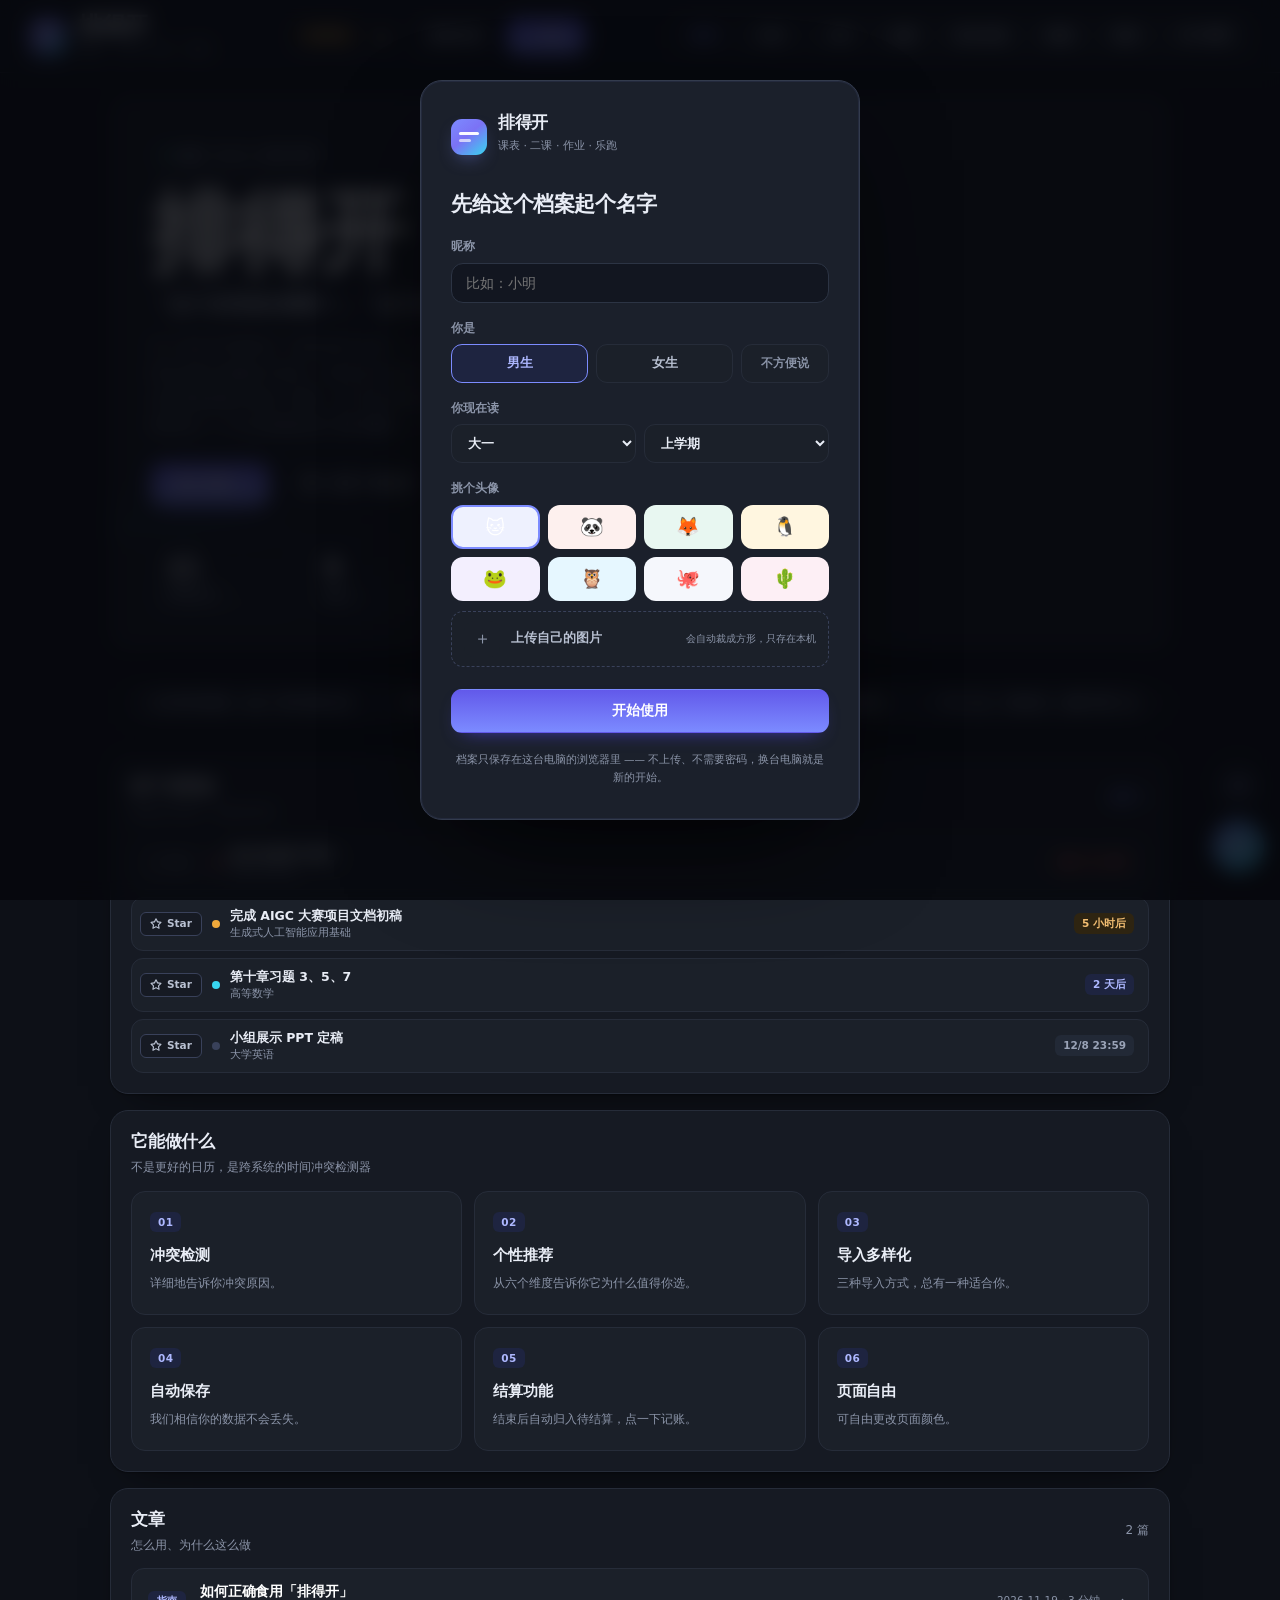
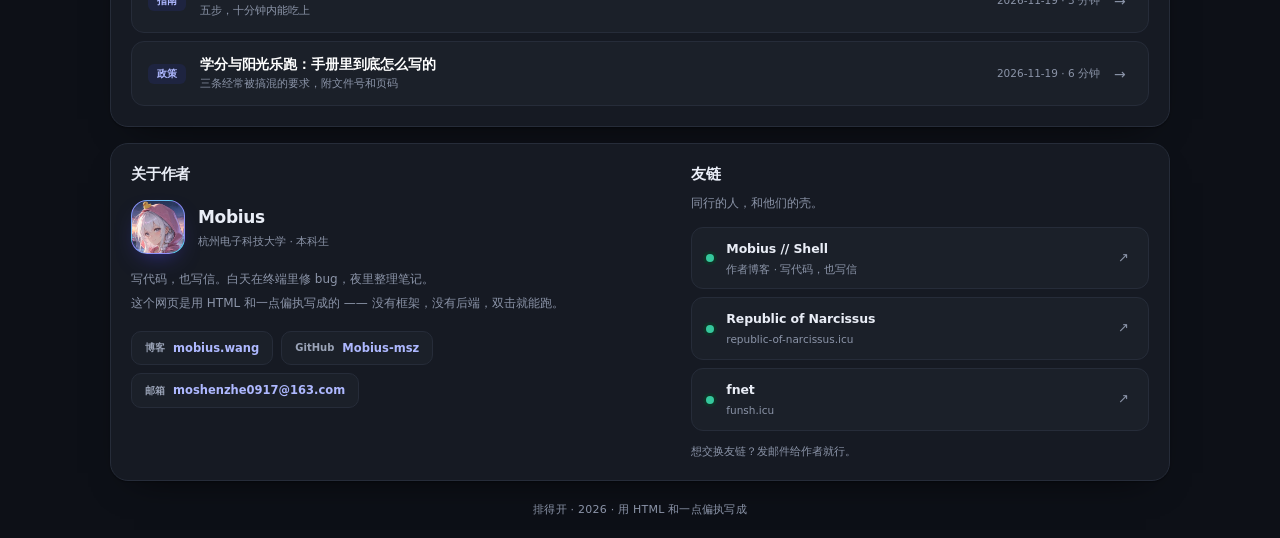
<file: index.html>
<!DOCTYPE html>
<html lang="zh-CN">
<head>
<meta charset="utf-8">
<meta name="viewport" content="width=device-width, initial-scale=1">
<meta name="color-scheme" content="light dark">
<title>排得开 · 课表 / 二课 / 作业，一条都不打架</title>
<meta name="description" content="把课表、二课活动、作业截止和阳光乐跑，排进同一张不冲突的日程。">
<script>
  // 先于样式生效，避免刷新时闪一下白
  (function () {
    try {
      var t = localStorage.getItem('paidekai.theme');
      if (t !== 'dark' && t !== 'light') {
        t = 'dark';   // 默认深色
      }
      document.documentElement.setAttribute('data-theme', t);
    } catch (e) {
      document.documentElement.setAttribute('data-theme', 'light');
    }
  })();
</script>
<meta name="theme-color" content="#4F46E5">
<meta name="mobile-web-app-capable" content="yes">
<meta name="apple-mobile-web-app-capable" content="yes">
<meta name="apple-mobile-web-app-status-bar-style" content="black-translucent">
<meta name="apple-mobile-web-app-title" content="排得开">
<link rel="manifest" href="manifest.webmanifest">
<link rel="icon" href="favicon-32.png" sizes="32x32">
<link rel="icon" href="favicon-64.png" sizes="64x64">
<link rel="apple-touch-icon" href="apple-touch-icon.png">

<link rel="stylesheet" href="styles.css?v=20261128g2">
</head>
<body data-build="20261128g1">
<svg width="0" height="0" style="position:absolute" aria-hidden="true"><defs>
  <linearGradient id="ringGrad" x1="0" y1="0" x2="1" y2="1">
    <stop offset="0%" stop-color="#4F46E5"/>
    <stop offset="100%" stop-color="#06B6D4"/>
  </linearGradient>
  <linearGradient id="ringGradDone" x1="0" y1="0" x2="1" y2="1">
    <stop offset="0%" stop-color="#0E9C7C"/>
    <stop offset="100%" stop-color="#34D399"/>
  </linearGradient>
</defs></svg>

<div class="bglayer" id="bglayer" aria-hidden="true"></div>
<div class="glow" aria-hidden="true"></div>

<header class="topbar">
  <div class="brand">
    <div class="mark" aria-hidden="true"><span></span><span></span></div>
    <div class="brand-text">
      <h1>排得开</h1>
      <p>课表 · 二课 · 作业 · 乐跑</p>
    </div>
  </div>

  <nav class="nav" id="nav">
    <button class="nv active" type="button" data-page="home">首页</button>
    <button class="nv" type="button" data-page="day">日程</button>
    <button class="nv" type="button" data-page="course">二课</button>
    <button class="nv" type="button" data-page="volunteer">志愿</button>
    <button class="nv" type="button" data-page="run">阳光乐跑</button>
    <button class="nv" type="button" data-page="data">数据</button>
    <button class="nv" type="button" data-page="me">我的</button>
  </nav>

  <div class="topbar-right">
    <button class="pill pill-demo" type="button" id="btnMode" title="切换演示模式 / 正常模式">演示模式</button>
    <button class="icon-btn theme-btn" id="btnTheme" type="button" title="切换深浅色" aria-label="切换深浅色">
      <svg class="th-sun" viewBox="0 0 24 24" fill="none" stroke="currentColor" stroke-width="1.9" stroke-linecap="round" aria-hidden="true">
        <circle cx="12" cy="12" r="4.1"/>
        <path d="M12 2.8v2.1M12 19.1v2.1M2.8 12h2.1M19.1 12h2.1M5.5 5.5l1.5 1.5M17 17l1.5 1.5M18.5 5.5L17 7M7 17l-1.5 1.5"/>
      </svg>
      <svg class="th-moon" viewBox="0 0 24 24" fill="currentColor" aria-hidden="true">
        <path d="M20.4 14.6A8.6 8.6 0 0 1 9.4 3.6a8.6 8.6 0 1 0 11 11z"/>
      </svg>
    </button>
    <button class="btn ghost" id="btnCopy" type="button">复制日程</button>
    <button class="btn primary" id="btnAdd" type="button">＋ 导入</button>
  </div>
</header>

<!-- ==================== 首页 ==================== -->
<main class="page" id="page-home">

  <section class="hero">
    <div class="hero-kicker">
      <span class="hero-dot"></span>在线 · <span id="heroTerm">第 12 周</span>
    </div>
    <h1 class="hero-title">排得开</h1>
    <p class="hero-sub">「这个东西都在哪看？」「这个作业什么时候结束？」「讲座会不会撞课程？」</p>
    <p class="hero-desc">
      你一定在大学里听过、也问过这几句话 —— 课表在这儿，作业七零八落，<br>
      阳光乐跑飞到哪去不知道，活动多得不知从何入手。<br>
      各种事项把脑子搅成一锅粥。这个网站想用最直白、最不绕弯子的办法，让你避开这些麻烦。<br>
      顺带做了一个可以拖拽旋转的 <b>3D 校园</b> —— 迷路之前先在上面走一遍 ^_^
    </p>
    <div class="hero-act">
      <button class="btn primary lg" type="button" data-page="day">进入日程 →</button>
      <button class="btn ghost lg" type="button" data-article="howto">第一次用？看这里</button>
    </div>
    <div class="hero-stats" id="heroStats"></div>
  </section>

  <div class="marquee" aria-hidden="true">
    <div class="marquee-track" id="marqueeTrack"></div>
  </div>

  <section class="card">
    <div class="card-head">
      <div>
        <h2 class="card-title">接下来要做</h2>
        <p class="card-sub">按截止时间排，最近的在前</p>
      </div>
      <button class="link-btn" type="button" data-page="day">全部 →</button>
    </div>
    <div class="home-todo" id="homeTodo"></div>
  </section>

  <section class="card">
    <div class="card-head">
      <div>
        <h2 class="card-title">它能做什么</h2>
        <p class="card-sub">不是更好的日历，是跨系统的时间冲突检测器</p>
      </div>
    </div>
    <div class="feat-grid" id="featGrid"></div>
  </section>

  <section class="card">
    <div class="card-head">
      <div>
        <h2 class="card-title">文章</h2>
        <p class="card-sub">怎么用、为什么这么做</p>
      </div>
      <span class="muted" id="articleCount"></span>
    </div>
    <div class="posts" id="postList"></div>
  </section>

  <section class="card">
    <div class="sitegrid">

      <div class="fblock">
        <h3 class="fblock-t">关于作者</h3>
        <div class="author">
          <span class="author-av"><img src="author.jpg" alt="Mobius 的头像"></span>
          <div class="author-main">
            <div class="author-name">Mobius</div>
            <div class="author-sub">杭州电子科技大学 · 本科生</div>
          </div>
        </div>
        <p class="author-bio">
          写代码，也写信。白天在终端里修 bug，夜里整理笔记。<br>
          这个网页是用 HTML 和一点偏执写成的 —— 没有框架，没有后端，双击就能跑。
        </p>
        <div class="author-links">
          <a class="alink" href="https://mobius.wang" target="_blank" rel="noopener">
            <span class="alink-k">博客</span><span class="alink-v">mobius.wang</span>
          </a>
          <a class="alink" href="https://github.com/Mobius-msz" target="_blank" rel="noopener">
            <span class="alink-k">GitHub</span><span class="alink-v">Mobius-msz</span>
          </a>
          <a class="alink" href="mailto:moshenzhe0917@163.com">
            <span class="alink-k">邮箱</span><span class="alink-v">moshenzhe0917@163.com</span>
          </a>
        </div>
      </div>

      <div class="fblock">
        <h3 class="fblock-t">友链</h3>
        <p class="fblock-d">同行的人，和他们的壳。</p>
        <div class="flinks" id="flinkList">
          <a class="flink" href="https://mobius.wang" target="_blank" rel="noopener">
            <span class="flink-dot"></span>
            <span class="flink-main">
              <span class="flink-name">Mobius // Shell</span>
              <span class="flink-desc">作者博客 · 写代码，也写信</span>
            </span>
            <span class="flink-go">↗</span>
          </a>
          <a class="flink" href="https://republic-of-narcissus.icu" target="_blank" rel="noopener">
            <span class="flink-dot"></span>
            <span class="flink-main">
              <span class="flink-name">Republic of Narcissus</span>
              <span class="flink-desc">republic-of-narcissus.icu</span>
            </span>
            <span class="flink-go">↗</span>
          </a>
          <a class="flink" href="https://funsh.icu" target="_blank" rel="noopener">
            <span class="flink-dot"></span>
            <span class="flink-main">
              <span class="flink-name">fnet</span>
              <span class="flink-desc">funsh.icu</span>
            </span>
            <span class="flink-go">↗</span>
          </a>
        </div>
        <p class="flink-tip">想交换友链？发邮件给作者就行。</p>
      </div>

    </div>
  </section>

  <p class="site-foot">排得开 · 2026 · 用 HTML 和一点偏执写成</p>

</main>

<!-- ==================== 日程 ==================== -->
<main class="page" id="page-day" hidden>

  <section class="card settle-card" id="settleCard" hidden>
    <div class="card-head">
      <div>
        <h2 class="card-title">已完结待确认 <span class="settle-badge" id="settleCount"></span></h2>
        <p class="card-sub">去了还是没去？点一下才算数</p>
      </div>
    </div>
    <div class="settle-list" id="settleList"></div>
  </section>

  <section class="card dayview">
    <div class="card-head">
      <h2 class="card-title"><span class="term-chip as-title" id="termChip"></span> <span class="muted" id="weekRange"></span></h2>
      <div class="legend" id="legend"></div>
    </div>
    <div class="daystrip" id="daystrip"></div>
    <div class="agenda" id="agenda"></div>
    <div class="daynote" id="dayNote"></div>
    <button class="link-btn day-export" type="button" id="btnExportDay">导出这天（图片 / PDF）→</button>
  </section>

  <section class="card todo-card">
    <div class="card-head">
      <h2 class="card-title">作业清单</h2>
      <div class="todo-head-right">
        <span class="todo-count" id="todoCount">0 / 0</span>
        <button class="btn ghost sm" id="btnImportTasks" type="button">＋ 导入作业</button>
      </div>
    </div>
    <div class="todo-bar"><i id="todoBar"></i></div>
    <div class="todo-list" id="todoList"></div>
  </section>

  <details class="card card-collapse" id="rejectCard">
    <summary>
      <span>这些没排进去</span>
      <span class="sum-right"><span class="muted" id="rejectCount"></span><i class="chev">›</i></span>
    </summary>
    <div class="rejected" id="rejected"></div>
  </details>

</main>

<!-- ==================== 二课 ==================== -->
<main class="page" id="page-course" hidden>
  <section class="card" id="profileCard"></section>

  <section class="card">
    <div class="card-head">
      <div>
        <h2 class="card-title">二课活动</h2>
        <p class="card-sub">系统只负责排序和提醒冲突，报不报你自己勾</p>
      </div>
      <div class="seg" id="seg-course">
        <button type="button" data-pickmode="edit">编辑活动</button>
        <button type="button" data-pickmode="done">已编辑</button>
      </div>
    </div>
    <div class="pick-toolbar">
      <span class="pick-count" id="count-course"></span>
      <div class="pick-actions">
        <button class="btn ghost sm" type="button" data-pickall="course">按推荐勾上</button>
        <button class="btn ghost sm" type="button" data-clear="course">清空</button>
      </div>
    </div>
    <div class="pick-list" id="list-course"></div>
  </section>

  <details class="card card-collapse" id="hist-course-wrap">
    <summary>
      <span>我的历史</span>
      <span class="sum-right"><span class="muted" id="hist-course-count"></span><i class="chev">›</i></span>
    </summary>
    <div class="hist" id="history-course"></div>
  </details>
</main>

<!-- ==================== 志愿 ==================== -->
<main class="page" id="page-volunteer" hidden>
  <section class="card">
    <div class="card-head">
      <div>
        <h2 class="card-title">志愿服务</h2>
        <p class="card-sub">时长按小时算，勾上就进日程</p>
      </div>
      <div class="seg" id="seg-volunteer">
        <button type="button" data-pickmode="edit">编辑活动</button>
        <button type="button" data-pickmode="done">已编辑</button>
      </div>
    </div>
    <div class="pick-toolbar">
      <span class="pick-count" id="count-volunteer"></span>
      <div class="pick-actions">
        <button class="btn ghost sm" type="button" data-pickall="volunteer">按推荐勾上</button>
        <button class="btn ghost sm" type="button" data-clear="volunteer">清空</button>
      </div>
    </div>
    <div class="pick-list" id="list-volunteer"></div>
  </section>

  <details class="card card-collapse" id="hist-volunteer-wrap">
    <summary>
      <span>我的历史</span>
      <span class="sum-right"><span class="muted" id="hist-volunteer-count"></span><i class="chev">›</i></span>
    </summary>
    <div class="hist" id="history-volunteer"></div>
  </details>
</main>

<!-- ==================== 阳光乐跑 ==================== -->
<main class="page" id="page-run" hidden>
  <section class="card">
    <div class="card-head">
      <div>
        <h2 class="card-title">阳光乐跑</h2>
        <p class="card-sub" id="runStat">一周跑几次，你自己定</p>
        <div class="run-len">
          <span>每次用时</span>
          <input type="number" id="runLen" min="15" max="120" step="5" value="30" inputmode="numeric" aria-label="每次乐跑用时">
          <span>分钟</span>
          <em>含去操场的路上时间</em>
        </div>
      </div>
      <div class="seg" id="seg-run">
        <button type="button" data-pickmode="edit">编辑活动</button>
        <button type="button" data-pickmode="done">已编辑</button>
      </div>
    </div>
    <div class="pick-toolbar">
      <span class="pick-count" id="count-run"></span>
      <div class="pick-actions">
        <button class="btn ghost sm" type="button" data-pickall="run">按推荐勾上</button>
        <button class="btn ghost sm" type="button" data-clear="run">清空</button>
      </div>
    </div>
    <div class="pick-list" id="list-run"></div>
  </section>
</main>

<!-- ==================== 我的 ==================== -->
<main class="page" id="page-me" hidden>

  <section class="card" id="accountCard"></section>

  <section class="card">
    <div class="card-head">
      <div>
        <h2 class="card-title">背景</h2>
        <p class="card-sub">内置几套渐变；也能直接读你电脑上的 Wallpaper Engine 壁纸库</p>
      </div>
      <div class="pick-actions">
        <button class="btn ghost sm" id="btnWeImport" type="button">导入 Wallpaper Engine 壁纸</button>
        <button class="btn ghost sm" id="btnBgFile" type="button">本地图片 / 视频</button>
        <button class="btn ghost sm" id="btnBgReset" type="button">恢复默认</button>
      </div>
    </div>

    <div class="bg-grid" id="bgGrid"></div>

    <p class="shot-hint" style="margin-top:14px">
      点「导入」会弹出文件夹选择框 —— 选
      <code>…\steamapps\workshop\content\431960</code>（你订阅的壁纸）或
      <code>…\wallpaper_engine\projects</code>（内置的）。
      浏览器只读你亲手选中的那个文件夹，不会上传到任何地方。
    </p>

    <input type="file" id="weDir" webkitdirectory directory multiple hidden>
    <input type="file" id="bgFile" accept="image/*,video/mp4,video/webm" hidden>
  </section>

  <section class="card">
    <div class="card-head">
      <div>
        <h2 class="card-title">外观</h2>
        <p class="card-sub">深色在晚上更护眼，跟着你的选择走</p>
      </div>
    </div>
    <div class="theme-seg" id="themeSeg">
      <button type="button" data-theme-v="light">浅色</button>
      <button type="button" data-theme-v="dark">深色</button>
    </div>
  </section>

  <section class="card" id="profileCard2"></section>

  <section class="card" id="installCard">
    <div class="card-head">
      <div>
        <h2 class="card-title">装到手机上</h2>
        <p class="card-sub" id="installTip">装完就是一个独立应用：桌面有图标、打开全屏、断网也能用</p>
      </div>
      <button class="btn primary sm" type="button" id="btnInstall" hidden>安装</button>
    </div>
  </section>

  <section class="card">
    <div class="card-head">
      <h2 class="card-title">这一学期</h2>
      <span class="muted">按你结算过的记录算</span>
    </div>
    <div class="stats" id="statsGrid"></div>
    <div class="term-row">
      <label for="termGrade">年级</label>
      <select class="term-sel" id="termGrade">
        <option value="1">大一</option>
        <option value="2">大二</option>
        <option value="3">大三</option>
        <option value="4">大四</option>
      </select>
      <select class="term-sel" id="termSem">
        <option value="1">上学期</option>
        <option value="2">下学期</option>
      </select>
      <span class="term-warn" id="termWarn" hidden>换学期后课表要重新导入</span>
    </div>
    <div class="term-row">
      <label for="termStart">开学第一天的周一</label>
      <input type="date" id="termStart">
      <span class="muted" id="termHint"></span>
    </div>
    <div class="about-link">
      <span class="muted">数据怎么来的、为什么这么设计</span>
      <button class="link-btn" type="button" data-page="about">关于这个项目 →</button>
    </div>
  </section>

</main>

<!-- ==================== 关于 ==================== -->
<main class="page" id="page-about" hidden>

  <section class="card">
    <div class="card-head">
      <div>
        <h2 class="card-title">关于</h2>
        <p class="card-sub">数据从哪来、为什么这么设计 —— 给老师和评委看的，平时不用管</p>
      </div>
      <button class="btn ghost sm" type="button" data-page="me">← 返回</button>
    </div>

    <h3 class="about-h">它是怎么跑的</h3>
    <ol class="pipe pipe-col">
          <li><b>① 拿到数据</b><span>课表、二课、作业统一成结构化数据，来源可以是 AI 整理、截图、手填</span></li>
          <li><b>② 建约束</b><span>上课时段、地点之间要走多久、一天最多几场</span></li>
          <li><b>③ 查冲突</b><span>时间撞车、转场来不及、当天太挤、名额抢不到</span></li>
          <li><b>④ 排班</b><span>先补缺口，再按六个维度打分挑活动</span></li>
          <li><b>⑤ 你点头</b><span>它只建议，删不删加不加你说了算</span></li>
    </ol>

    <h3 class="about-h">三个数据源，现在接到哪一步</h3>
<table class="src-table">
      <thead>
        <tr><th>数据源</th><th>想要什么</th><th>现在怎么做</th><th>为什么不直连</th></tr>
      </thead>
      <tbody>
        <tr>
          <td>阳光乐跑<br><em>微信「运动时间bank」</em></td>
          <td>实时次数与满分缺口</td>
          <td><b>手动同步</b>：填次数和满分线，自动算出每周该跑几次</td>
          <td>小程序无对外接口；抓包要装证书和代理，属逆向，号有被封风险</td>
        </tr>
        <tr>
          <td>二课活动<br><em>erke.hdu.edu.cn</em></td>
          <td>拉可报名列表并提示冲突</td>
          <td><b>AI 整理</b>：复制提示词发给 DeepSeek / 豆包，把回答粘回来</td>
          <td>该域名解析到非公网 IP，公网页面连域名都解析不了；校内还有同源策略和统一身份认证</td>
        </tr>
        <tr>
          <td>钉钉课表<br><em>杭电工作台</em></td>
          <td>读课表、把日程推回去</td>
          <td><b>AI 整理</b> 识别课时 + <b>导出课表</b>（图片 / PDF / .ics）</td>
          <td>读个人课表要学校管理员建应用并审批数据权限，学生开发者拿不到</td>
        </tr>
      </tbody>
    </table>
  </section>

  <section class="card">
    <h3 class="about-h" style="margin-top:0">说明</h3>
<p class="foot-note">
      <b>架构：</b>三条都做成了「适配器」——接口能通就走接口，通不了就走 AI / 截图 / 手填，上层排程逻辑一行不用改。
      这也是产品化必须的：数据源随时会变，排程引擎不该跟着重写。
    </p>
    <p class="foot-note">
      <b>数据说明：</b>活动池是演示用的模拟数据（28 条，覆盖讲座、志愿服务、阳光乐跑、竞赛、文体、职业发展六类），
      时间按「下一个自然周」动态生成，方便随时演示。地点间转场耗时按校区区域粗略估算（同区 8 分钟、跨区 14–32 分钟），
      不是真实导航数据。
    </p>
  </section>

</main>

<!-- ==================== 数据 ==================== -->
<main class="page" id="page-data" hidden>

  <section class="goals" id="goals" aria-label="目标完成度"></section>

  <section class="sources" id="sources" aria-label="数据来源"></section>

  <div class="datalayout">

    <div class="datacol">

      <section class="card panel-card">
        <h2 class="card-title">我要凑够</h2>
        <p class="card-sub">缺口决定它推什么给你 —— 按学院要求填：创新与拓展学分必修 2 分、4 分及以上记优秀；讲座类至少 8 次</p>
        <div class="field-row">
          <label class="field">
            <span>二课学分</span>
            <input type="number" id="goalCredit" min="0" max="10" step="0.1" value="2.5">
            <em>分</em>
          </label>
          <label class="field">
            <span>志愿时长</span>
            <input type="number" id="goalVolunteer" min="0" max="80" step="1" value="6">
            <em>小时</em>
          </label>
          <label class="field">
            <span>本周乐跑</span>
            <input type="number" id="goalRun" min="0" max="7" step="1" value="2">
            <em>天</em>
          </label>
        </div>

        <div class="hist-row">
          <span class="hist-sum" id="histSum">还没导入历史</span>
          <button class="link-btn" type="button" id="btnHistory">导入二课 / 志愿历史 →</button>
        </div>
      </section>

      <section class="card panel-card">
        <h2 class="card-title">我感兴趣</h2>
        <p class="card-sub">命中越多，推得越靠前</p>
        <div class="chips" id="interestChips"></div>
      </section>

      <section class="card panel-card">
        <h2 class="card-title">我有事</h2>
        <p class="card-sub">选中的格子会出现在日程里，排班时一定绕开</p>
        <div class="busy-grid" id="busyGrid"></div>
        <div class="busy-actions">
          <button class="link-btn" id="btnImportTable" type="button">从课表批量导入 →</button>
          <button class="link-btn" id="btnCourse" type="button">管理课程 →</button>
        </div>
      </section>

    </div>

    <div class="datacol">

      <section class="card">
        <div class="card-head">
          <h2 class="card-title">导入</h2>
          <span class="muted">复制提示词，丢给 AI，粘回来</span>
        </div>

        <div class="impgrid">
          <button class="impcard" type="button" data-imp="timetable">
            <span class="impi">📅</span>
            <b>课表</b>
            <span>从杭电助手 / 钉钉课表截图，或手写「周一 第1-2节 高数」</span>
          </button>
          <button class="impcard" type="button" data-imp="activities">
            <span class="impi">🎪</span>
            <b>二课活动</b>
            <span>青春杭电「正在报名」列表，一次导入十几条并标出冲突</span>
          </button>
          <button class="impcard" type="button" data-imp="tasks">
            <span class="impi">📝</span>
            <b>作业</b>
            <span>课程群里的作业通知，整理成带截止时间的清单</span>
          </button>
          <button class="impcard" type="button" data-imp="shot">
            <span class="impi">🖼</span>
            <b>截图识别</b>
            <span>配了视觉模型的话，截图丢进去直接读（可选）</span>
          </button>
        </div>

        <p class="shot-hint" style="margin-top:14px">
          AI 那条路不用任何 Key —— 打开 DeepSeek / 豆包 / Kimi，把提示词和截图一起发过去，
          复制它的回答粘回来就行。
        </p>
      </section>


      <section class="card">
        <div class="card-head">
          <h2 class="card-title">导出</h2>
          <span class="muted">排好的东西，带走</span>
        </div>

        <div class="impgrid">
          <button class="impcard" type="button" data-exp2="week-png">
            <span class="impi">🖼</span>
            <b>这一周 · 图片</b>
            <span>整周课表一张 PNG，发群、贴进 PPT 都行</span>
          </button>
          <button class="impcard" type="button" data-exp2="week-pdf">
            <span class="impi">📄</span>
            <b>这一周 · PDF</b>
            <span>打印出来贴桌上，或当作业附件交上去</span>
          </button>
          <button class="impcard" type="button" data-exp2="week-ics">
            <span class="impi">📅</span>
            <b>这一周 · 日历</b>
            <span>.ics 导回钉钉 / 手机日历，日程自动同步</span>
          </button>
          <button class="impcard" type="button" data-exp2="day">
            <span class="impi">🕐</span>
            <b>这一天</b>
            <span>只导出当天，一页纸，图片或 PDF 自己选</span>
          </button>
        </div>

        <p class="shot-hint" style="margin-top:14px">
          图片和 PDF 都在你本机现场生成，不上传任何数据 —— 断网也能用。
        </p>
      </section>

    </div>
  </div>
</main>



<!-- 弹窗：课程表 -->
<div class="modal" id="modalCourse" hidden>
  <div class="modal-mask" data-close></div>
  <div class="modal-card course-card" role="dialog" aria-modal="true">
    <div class="modal-head">
      <div>
        <h3>课程表</h3>
        <p class="card-sub">单双周、自定义周数都在这儿改 —— 改完日程立刻重排</p>
      </div>
      <button class="icon-btn" type="button" data-close aria-label="关闭">✕</button>
    </div>

    <div class="cform">
      <input class="cin" id="cfTitle" placeholder="课程名，比如 高等数学 A1" maxlength="24">
      <select class="cin" id="cfDay">
        <option value="0">周一</option><option value="1">周二</option><option value="2">周三</option>
        <option value="3">周四</option><option value="4">周五</option><option value="5">周六</option><option value="6">周日</option>
      </select>
      <input class="cin" id="cfStart" type="time" value="08:40">
      <span class="cdash">→</span>
      <input class="cin" id="cfEnd" type="time" value="10:15">
      <input class="cin cwide" id="cfPlace" placeholder="地点（可不填）" maxlength="20">
      <input class="cin cnarrow" id="cfFrom" type="number" min="1" max="30" value="1">
      <span class="cdash">—</span>
      <input class="cin cnarrow" id="cfTo" type="number" min="1" max="30" value="16">
      <span class="cunit">周</span>
      <select class="cin" id="cfParity">
        <option value="all">每周</option>
        <option value="odd">单周</option>
        <option value="even">双周</option>
      </select>
      <button class="btn primary sm" type="button" id="cfSave">加入</button>
      <button class="link-btn" type="button" id="cfCancel" hidden>取消编辑</button>
    </div>

    <div class="clist" id="courseList"></div>
    <p class="chint" id="courseHint"></p>
  </div>
</div>

<!-- 弹窗：导入历史 -->
<div class="modal" id="modalHistory" hidden>
  <div class="modal-mask" data-close></div>
  <div class="modal-card hist-card" role="dialog" aria-modal="true">
    <div class="modal-head">
      <div>
        <h3>导入二课 / 志愿历史</h3>
        <p class="card-sub">把之前攒的学分和时长导进来，推荐就只补你真正缺的</p>
      </div>
      <button class="icon-btn" type="button" data-close aria-label="关闭">✕</button>
    </div>

    <ol class="hist-steps">
      <li>打开素拓平台（二课）或志愿汇，把记录复制下来，截图也行</li>
      <li>点下面的按钮复制提示词，和记录一起丢给 DeepSeek / 豆包 / Kimi</li>
      <li>把它回的那段粘回下面这个框，点导入</li>
    </ol>

    <div class="hist-prompt-row">
      <button class="btn ghost sm" type="button" id="btnHistPrompt">复制提示词</button>
      <span class="muted">不需要任何 Key</span>
    </div>

    <textarea class="hist-ta" id="histText" rows="7"
      placeholder='粘在这里。JSON 或直接贴文字都行，例如：&#10;{"history":[{"title":"图书馆志愿服务","date":"2024-11-05","credit":0,"hours":3}]}&#10;或者一行一条：&#10;2024-11-05 图书馆志愿服务 3 小时&#10;2024-10-12 通识讲座 0.2 分'></textarea>

    <div class="hist-act">
      <button class="btn primary" type="button" id="btnHistOk">导入</button>
      <button class="btn ghost" type="button" data-close>取消</button>
      <button class="link-btn" type="button" id="btnHistClear">清空已导入的历史</button>
    </div>
  </div>
</div>

<!-- 弹窗：导出结果 -->
<div class="modal" id="modalResult" hidden>
  <div class="modal-mask" data-close></div>
  <div class="modal-card result-card" role="dialog" aria-modal="true">
    <div class="modal-head">
      <div>
        <h3 id="resultTitle">导出好了</h3>
        <p class="card-sub" id="resultSub">浏览器没弹下载的话，点下面的按钮，或直接在图上右键 → 另存为</p>
      </div>
      <button class="icon-btn" type="button" data-close aria-label="关闭">✕</button>
    </div>
    <div class="result-body" id="resultBody"></div>
    <div class="result-act">
      <a class="btn primary" id="resultDownload" href="#" download>下载文件</a>
      <a class="btn ghost" id="resultOpen" href="#" target="_blank" rel="noopener">在新标签打开</a>
      <button class="btn ghost" type="button" data-close>关闭</button>
    </div>
  </div>
</div>

<!-- 弹窗：导出课表 -->
<div class="modal" id="modalExport" hidden>
  <div class="modal-mask" data-close></div>
  <div class="modal-card export-card" role="dialog" aria-modal="true">
    <div class="modal-head">
      <div>
        <h3 id="exportTitle">导出这一周的课表</h3>
        <p class="card-sub" id="exportSub">三种格式，看你要拿去干什么</p>
      </div>
      <button class="icon-btn" type="button" data-close aria-label="关闭">✕</button>
    </div>
    <div class="exp-grid">
      <button class="exp" type="button" data-exp="png">
        <span class="exp-tag">PNG</span>
        <b>图片</b>
        <em>发给同学、贴进群、塞进 PPT</em>
      </button>
      <button class="exp" type="button" data-exp="pdf">
        <span class="exp-tag">PDF</span>
        <b>PDF</b>
        <em>打印出来贴桌上，或当作业附件</em>
      </button>
      <button class="exp" type="button" data-exp="ics">
        <span class="exp-tag">ICS</span>
        <b>日历文件</b>
        <em>导入钉钉 / 手机日历，自动同步</em>
      </button>
    </div>
  </div>
</div>

<!-- 弹窗：替换确认 -->
<div class="modal" id="modalConfirm" hidden>
  <div class="modal-mask" data-close></div>
  <div class="modal-card confirm-card" role="dialog" aria-modal="true">
    <div class="modal-head">
      <div>
        <h3 id="cfTitle">和已有活动重叠</h3>
        <p class="card-sub" id="cfNote"></p>
      </div>
      <button class="icon-btn" type="button" data-close aria-label="关闭">✕</button>
    </div>
    <div class="cf-lines" id="cfLines"></div>
    <div class="modal-actions">
      <div class="spacer"></div>
      <button class="btn ghost" type="button" id="cfCancel">算了</button>
      <button class="btn primary" type="button" id="cfOk">替换</button>
    </div>
  </div>
</div>

<!-- 弹窗：文章 -->
<div class="modal" id="modalArticle" hidden>
  <div class="modal-mask" data-close></div>
  <div class="modal-card article-card" role="dialog" aria-modal="true">
    <div class="modal-head">
      <div>
        <h3 id="articleTitle"></h3>
        <p class="card-sub" id="articleMeta"></p>
      </div>
      <button class="icon-btn" type="button" data-close aria-label="关闭">✕</button>
    </div>
    <div class="article-body" id="articleBody"></div>
  </div>
</div>

<!-- 弹窗：兴趣侧写问卷 -->
<div class="modal" id="modalQuiz" hidden>
  <div class="modal-mask" data-close></div>
  <div class="modal-card" role="dialog" aria-modal="true" style="width:min(720px,100%)">
    <div class="modal-head">
      <div>
        <h3>五道题，摸清你的口味</h3>
        <p class="card-sub">只影响推荐顺序，不会替你报名 —— 勾不勾还是你说了算</p>
      </div>
      <button class="icon-btn" type="button" data-close aria-label="关闭">✕</button>
    </div>

    <div class="quiz" id="quizBody"></div>

    <div class="modal-actions">
      <button class="link-btn" type="button" id="btnQuizReset">重来</button>
      <div class="spacer"></div>
      <button class="btn primary" type="button" id="btnQuizDone">生成画像</button>
    </div>
  </div>
</div>

<!-- 弹窗：导入中心 -->
<div class="modal" id="modalText" hidden>
  <div class="modal-mask" data-close></div>
  <div class="modal-card" role="dialog" aria-modal="true" style="width:min(840px,100%)">
    <div class="modal-head">
      <div>
        <h3>导入</h3>
        <p class="card-sub">课表、二课活动、志愿活动、作业 —— 复制提示词丢给 AI，把回答粘回来就行</p>
      </div>
      <button class="icon-btn" type="button" data-close aria-label="关闭">✕</button>
    </div>

    <div class="imp-tabs" id="impTabs">
      <button class="itab active" type="button" data-pane="timetable">课表</button>
      <button class="itab" type="button" data-pane="activities">二课活动</button>
      <button class="itab" type="button" data-pane="volunteer">志愿活动</button>
      <button class="itab" type="button" data-pane="tasks">作业</button>
      <div class="spacer"></div>
      <button class="link-btn" type="button" id="btnToShot">改用截图导入</button>
    </div>

    <div class="pane" id="pane-timetable">
      <div class="step">
        <div class="step-n">1</div>
        <div class="step-body">
          <b>复制这段提示词</b>
          <span>连同课表截图一起发给 DeepSeek / 豆包 / Kimi</span>
          <div class="step-actions">
            <button class="btn ghost sm" type="button" data-copy="timetable">复制提示词</button>
            <button class="link-btn" type="button" data-peek="timetable">看看它写了什么</button>
          </div>
        </div>
      </div>

      <div class="step">
        <div class="step-n">2</div>
        <div class="step-body">
          <b>把它给的东西粘回来</b>
          <span>AI 返回的 JSON 或你自己的课表文字都行</span>
        </div>
      </div>

      <textarea id="tableText" spellcheck="false" placeholder="周一 第1-2节 高等数学 三教201&#10;周一 第3-4节 大学物理 三教305&#10;周二 第5-6节 数据结构 二教108&#10;&#10;或者直接粘 AI 返回的 JSON：&#10;{&quot;courses&quot;:[{&quot;title&quot;:&quot;高等数学&quot;,&quot;day&quot;:&quot;周一&quot;,&quot;start&quot;:&quot;08:40&quot;,&quot;end&quot;:&quot;10:15&quot;}]}"></textarea>

      <div class="modal-actions">
        <button class="link-btn" type="button" id="btnTableSample">填入示例</button>
        <div class="spacer"></div>
        <button class="btn primary" type="button" id="btnTableParse">解析并应用</button>
      </div>
      <div class="parse-result" id="tableResult" hidden></div>
    </div>

    <div class="pane" id="pane-activities" hidden>
      <div class="step">
        <div class="step-n">1</div>
        <div class="step-body">
          <b>复制这段提示词</b>
          <span>把「正在报名」那页截图一起发过去</span>
          <div class="step-actions">
            <button class="btn ghost sm" type="button" data-copy="activities">复制提示词</button>
            <button class="link-btn" type="button" data-peek="activities">看看它写了什么</button>
          </div>
        </div>
      </div>

      <div class="step">
        <div class="step-n">2</div>
        <div class="step-body">
          <b>把活动列表粘回来</b>
          <span>用空行分隔每条，或者直接粘 AI 返回的 JSON</span>
        </div>
      </div>

      <textarea id="batchText" spellcheck="false" placeholder="【讲座】AIGC 与设计未来&#10;时间：11月24日 19:00-21:00&#10;地点：第一教学楼 101&#10;二课学分：0.2&#10;&#10;【志愿】图书馆书目整理&#10;时间：11月25日 14:00-16:00&#10;地点：图书馆 三层&#10;志愿时长：2 小时"></textarea>

      <div class="modal-actions">
        <button class="link-btn" type="button" id="btnBatchSample">填入示例</button>
        <div class="spacer"></div>
        <button class="btn primary" type="button" id="btnBatchParse">解析全部</button>
      </div>
      <div class="parse-result" id="batchResult" hidden></div>
    </div>

    <div class="pane" id="pane-tasks" hidden>
      <div class="step">
        <div class="step-n">1</div>
        <div class="step-body">
          <b>复制这段提示词</b>
          <span>课程群里的作业通知，连截图一起发过去</span>
          <div class="step-actions">
            <button class="btn ghost sm" type="button" data-copy="tasks">复制提示词</button>
            <button class="link-btn" type="button" data-peek="tasks">看看它写了什么</button>
          </div>
        </div>
      </div>

      <div class="step">
        <div class="step-n">2</div>
        <div class="step-body">
          <b>把作业清单粘回来</b>
          <span>每行一条，格式：<code>作业标题 | 截止时间 | 课程</code></span>
        </div>
      </div>

      <textarea id="taskText" spellcheck="false" placeholder="完成 AIGC 大赛项目文档 | 2026-11-22 23:59 | 生成式人工智能&#10;第十章习题 3、5、7 | 11-25 18:00 | 高等数学&#10;小组展示 PPT | 11-28 | 大学英语&#10;&#10;或者直接粘 AI 返回的 JSON：&#10;{&quot;tasks&quot;:[{&quot;title&quot;:&quot;...&quot;,&quot;due&quot;:&quot;2026-11-22 23:59&quot;}]}"></textarea>

      <div class="modal-actions">
        <button class="link-btn" type="button" id="btnTaskSample">填入示例</button>
        <div class="spacer"></div>
        <button class="btn primary" type="button" id="btnTaskParse">加入清单</button>
      </div>
      <div class="parse-result" id="taskResult" hidden></div>
    </div>
  </div>
</div>

<!-- 弹窗：提示词预览 -->
<div class="modal" id="modalPeek" hidden>
  <div class="modal-mask" data-close></div>
  <div class="modal-card" role="dialog" aria-modal="true" style="width:min(720px,100%)">
    <div class="modal-head">
      <div>
        <h3>提示词原文</h3>
        <p class="card-sub">整段复制，连图一起发给 AI</p>
      </div>
      <button class="icon-btn" type="button" data-close aria-label="关闭">✕</button>
    </div>
    <pre class="peek" id="peekBody"></pre>
    <div class="modal-actions">
      <div class="spacer"></div>
      <button class="btn primary" type="button" id="btnPeekCopy">复制这段</button>
    </div>
  </div>
</div>

<!-- 弹窗：阳光乐跑同步 -->
<div class="modal" id="modalRun" hidden>
  <div class="modal-mask" data-close></div>
  <div class="modal-card" role="dialog" aria-modal="true">
    <div class="modal-head">
      <div>
        <h3>同步乐跑数据</h3>
        <p class="card-sub">打开微信「运动时间bank」，照着首页数字填一遍</p>
      </div>
      <button class="icon-btn" type="button" data-close aria-label="关闭">✕</button>
    </div>

    <div class="pr-grid">
      <div class="pr-field"><span>本学期已完成（次）</span><input id="runDone" type="number" min="0" value="12"></div>
      <div class="pr-field"><span>满分要求（次）</span><input id="runTarget" type="number" min="1" value="40"></div>
      <div class="pr-field"><span>已跑里程（km）</span><input id="runKm" type="number" min="0" step="0.1" value="36"></div>
      <div class="pr-field"><span>剩余教学周</span><input id="runWeeks" type="number" min="1" max="20" value="9"></div>
    </div>

    <div class="pr-warn">
      小程序没开放接口，这一步是<b>手动同步</b>。以后有官方接口了，换的也只是适配器，排程引擎不用动。
    </div>

    <div class="run-preview" id="runPreview"></div>

    <div class="pr-conf">
      <button class="btn primary" type="button" id="btnRunApply">存下，顺便改本周目标</button>
      <span class="hint">会把「本周乐跑」目标调成刚好跑满的次数</span>
    </div>
  </div>
</div>

<!-- 弹窗：截图导入 -->
<div class="modal" id="modalShot" hidden>
  <div class="modal-mask" data-close></div>
  <div class="modal-card" role="dialog" aria-modal="true" style="width:min(920px,100%)">
    <div class="modal-head">
      <div>
        <h3>截图导入</h3>
        <p class="card-sub">把手机截图拖进来，或直接 Ctrl+V 粘贴</p>
      </div>
      <button class="icon-btn" type="button" data-close aria-label="关闭">✕</button>
    </div>

    <div class="shot-tabs" id="shotTabs">
      <button class="stab active" type="button" data-kind="timetable">课表截图</button>
      <button class="stab" type="button" data-kind="activities">活动列表截图</button>
      <div class="spacer"></div>
      <button class="link-btn" type="button" id="btnToText">改用文字导入</button>
    </div>

    <div class="drop" id="dropZone" tabindex="0">
      <input type="file" id="shotFile" accept="image/*" hidden>
      <div class="drop-inner" id="dropInner">
        <div class="drop-ico">🖼</div>
        <b>拖入截图 · 点击选择 · Ctrl+V 粘贴</b>
        <span>支持 JPG / PNG，用手机原图，别裁太狠</span>
      </div>
    </div>

    <div class="shot-grid" id="shotGrid" hidden>
      <div class="shot-imgwrap"><img id="shotBig" alt="截图预览"></div>
      <div class="shot-panel" id="shotPanel"></div>
    </div>
  </div>
</div>

<!-- 弹窗：截止提醒 -->
<div class="modal" id="modalWarn" hidden>
  <div class="modal-mask" data-close></div>
  <div class="modal-card warn-card" role="dialog" aria-modal="true">
    <div class="warn-ico">⏰</div>
    <h3 id="warnTitle">有作业快到期了</h3>
    <p class="warn-sub" id="warnSub">现在处理还来得及</p>
    <ul class="warn-list" id="warnList"></ul>
    <div class="modal-actions">
      <div class="spacer"></div>
      <button class="btn primary" type="button" data-close>我这就去</button>
    </div>
  </div>
</div>

<!-- 首次进入：建一个本地档案 -->
<div class="gate" id="gate" hidden>
  <div class="gate-card">
    <div class="gate-brand">
      <div class="mark" aria-hidden="true"><span></span><span></span></div>
      <div>
        <h1>排得开</h1>
        <p>课表 · 二课 · 作业 · 乐跑</p>
      </div>
    </div>

    <h2 class="gate-title" id="gateTitle">先给这个档案起个名字</h2>

    <div class="gate-users" id="gateUsers" hidden></div>

    <div class="gate-form" id="gateForm">
      <div id="gateNameRow">
        <label class="gate-label" for="gateName">昵称</label>
        <input class="gate-input" id="gateName" maxlength="12" placeholder="比如：小明" autocomplete="off">
      </div>

      <label class="gate-label">你是</label>
      <div class="gate-gender" id="gateGender">
        <button type="button" data-g="m">男生</button>
        <button type="button" data-g="f">女生</button>
        <button type="button" data-g="" class="gate-gender-skip">不方便说</button>
      </div>

      <label class="gate-label">你现在读</label>
      <div class="gate-term">
        <select class="gate-sel" id="gateGrade">
          <option value="1">大一</option>
          <option value="2">大二</option>
          <option value="3">大三</option>
          <option value="4">大四</option>
        </select>
        <select class="gate-sel" id="gateSem">
          <option value="1">上学期</option>
          <option value="2">下学期</option>
        </select>
      </div>

      <label class="gate-label">挑个头像</label>
      <div class="gate-avs" id="gateAvs"></div>

      <button class="gate-upload" type="button" id="gateUpload">
        <span class="gu-prev" id="gateUploadPrev">＋</span>
        <span class="gu-text" id="gateUploadText">上传自己的图片</span>
        <span class="gu-tip">会自动裁成方形，只存在本机</span>
      </button>
      <input type="file" id="gateAvFile" accept="image/*" hidden>

      <button class="btn primary gate-go" type="button" id="gateGo">开始使用</button>
    </div>

    <button class="link-btn gate-switch" type="button" id="gateSwitch" hidden>返回选择</button>

    <p class="gate-note">档案只保存在这台电脑的浏览器里 —— 不上传、不需要密码，换台电脑就是新的开始。</p>
  </div>
</div>

<div class="toast" id="toast" role="status" aria-live="polite"></div>

<script src="app.js?v=20261128g2"></script>
</body>
</html>
</file>
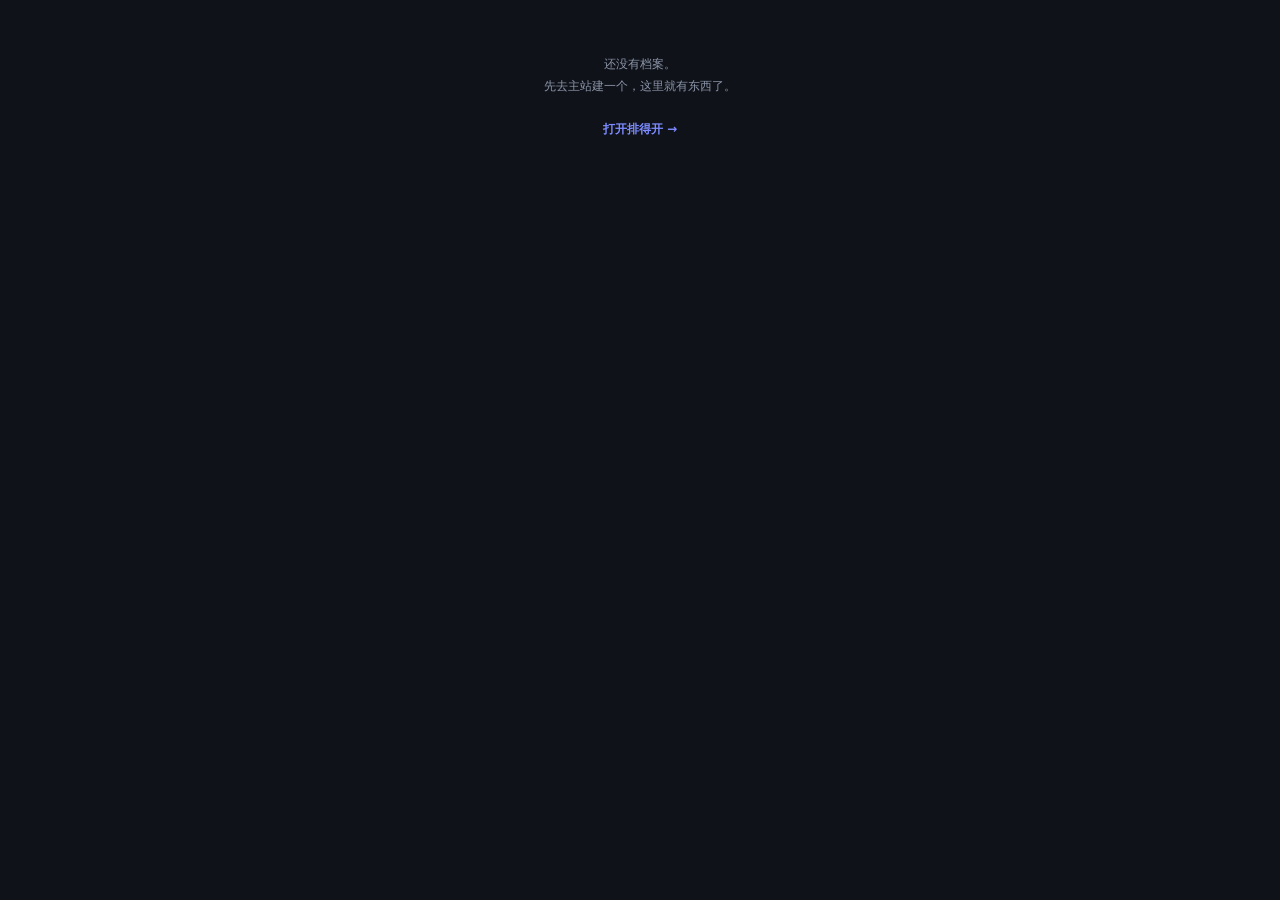
<file: widget.html>
<!DOCTYPE html>
<html lang="zh-CN">
<head>
<meta charset="utf-8">
<meta name="viewport" content="width=device-width, initial-scale=1">
<title>排得开 · 桌面挂件</title>
<script>
  (function () {
    try {
      var t = localStorage.getItem('paidekai.theme');
      if (t !== 'dark' && t !== 'light') {
        t = 'dark';   // 默认深色
      }
      document.documentElement.setAttribute('data-theme', t);
    } catch (e) { document.documentElement.setAttribute('data-theme', 'light'); }
  })();
</script>
<link rel="stylesheet" href="widget.css?v=20261121a2">
</head>
<body>
<div class="wg" id="app"></div>
<script src="widget.js?v=20261121a2"></script>
<script>
if ('serviceWorker' in navigator && location.protocol !== 'file:') {
  navigator.serviceWorker.register('sw.js').catch(function () {});
}
</script>
</body>
</html>
</file>
<file: styles.css>
/* ============================================================
   排得开 · 校园日程排班器
   ============================================================ */

:root {
  color-scheme: light;
  --bg: #ECEFF5;
  --surface: #FAFAFC;
  --surface-2: #F3F5FA;
  --ink: #131829;
  --ink-2: #454E63;
  --muted: #8B94A8;
  --muted-2: #7A8399;
  --mono-ink: #5B6478;
  --line: #E0E4EE;
  --line-2: #EAEDF4;
  --line-strong: #C9D1EA;
  --line-brand: #C4CCF7;
  --line-warm: #F3D9B4;
  --seg: #EEF0F7;
  --chip: #F2F2F5;

  --brand: #4F46E5;
  --brand-lo: #6D66F0;
  --brand-ink: #3B34C4;
  --accent: #06B6D4;
  --danger: #E5484D;
  --danger-ink: #C0392B;
  --warn: #E08700;
  --warn-ink: #B4660C;
  --ok: #0E9C7C;
  --ok-ink: #0E8C72;

  --tint-brand: #EEF1FE;
  --tint-brand-weak: #F7F8FE;
  --tint-ok: #E8F7F1;
  --tint-danger: #FDECEA;
  --tint-warn: #FFF6E0;
  --tint-warn-2: #FFF1D8;
  --tint-purple: #F3EFFE;
  --warm-1: #FFFCF5;
  --tag-veil: rgba(255, 255, 255, .70);
  --tag-veil-solid: rgba(255, 255, 255, .90);
  --topbar-bg: rgba(250, 250, 252, .82);
  --topbar-line: rgba(231, 234, 243, .90);
  --hatch-1: #EDEFF7;
  --hatch-2: #DFE3EF;
  --dc-bg: #EDF0F8;
  --purple-ink: #7A56C4;
  --badge-urgent-bg: #FFEFEC;
  --badge-urgent-ink: #C33A31;
  --badge-soon-bg: #FFF6E3;
  --badge-soon-ink: #A86A00;
  --done-bg: #F4FBF8;
  --done-line: #CBEBDD;
  --field-bg: #FCFCFD;
  --why-travel-bg: #FEF3E2;
  --why-dense-bg: #F1EFFE;
  --why-dense-ink: #5B4BC4;
  --why-busy-bg: #EDF1F7;
  --why-busy-ink: #55617A;
  --why-full-bg: #E8F6F2;
  --why-full-ink: #0E8A72;
  --drop-hover: #F6F8FF;
  --shot-bg: #F2F4F9;
  --st-test-bg: #F4F6FE;
  --st-test-line: #D6DCF8;
  --st-ok-bg: #EAF8F2;
  --st-ok-line: #BFE8D8;
  --mini-on-bg: #DFE4FB;
  --mini-on-line: #AEB8F0;
  --warn-bg: #FFF7F5;
  --warn-line: #F7DCD5;
  --shake-bg: #FFF6F4;
  --shake-line: #F0B7B0;

  --ring: rgba(79, 70, 229, .15);
  --scrim: rgba(245, 247, 252, .40);
  --topbar-fade: rgba(255, 255, 255, .82);
  --card-fade: rgba(250, 250, 252, .93);
  --gate-veil: rgba(19, 24, 41, .36);
  --sh-deep: rgba(19, 24, 41, .55);

  --r: 18px;
  --r-sm: 11px;
  --sh: 0 1px 2px rgba(19, 24, 41, .04), 0 14px 34px -22px rgba(19, 24, 41, .30);
  --font: "PingFang SC", "HarmonyOS Sans SC", "Microsoft YaHei", system-ui, -apple-system, "Segoe UI", sans-serif;
  --mono: ui-monospace, "SFMono-Regular", Menlo, Consolas, "Microsoft YaHei", monospace;
}

/* ---------------- 深色主题 ---------------- */
html[data-theme="dark"] {
  color-scheme: dark;

  --bg: #0D1017;
  --surface: #161A23;
  --surface-2: #1B2029;
  --ink: #E9EDF6;
  --ink-2: #B9C1D2;
  --muted: #8B94A8;
  --muted-2: #9AA3B7;
  --mono-ink: #A6B0C6;
  --line: #262C39;
  --line-2: #1F2430;
  --line-strong: #39415A;
  --line-brand: #3D4680;
  --line-warm: #4A3A20;
  --seg: #1B2029;
  --chip: #222936;

  --brand: #7C8BFF;
  --brand-lo: #9AA6FF;
  --brand-ink: #AEB8FF;
  --accent: #38D6F0;
  --danger: #FF6B70;
  --danger-ink: #FF9A9E;
  --warn: #F0A93B;
  --warn-ink: #F3BE72;
  --ok: #35C79C;
  --ok-ink: #5FDDB6;

  --tint-brand: #1E2440;
  --tint-brand-weak: #191E2B;
  --tint-ok: #103027;
  --tint-danger: #2F1A1A;
  --tint-warn: #2E2411;
  --tint-warn-2: #33280F;
  --tint-purple: #251F3A;
  --warm-1: #221B0F;
  --tag-veil: rgba(255, 255, 255, .09);
  --tag-veil-solid: rgba(255, 255, 255, .13);
  --topbar-bg: rgba(18, 22, 30, .82);
  --topbar-line: rgba(38, 44, 57, .90);
  --hatch-1: #1B212C;
  --hatch-2: #232B38;
  --dc-bg: #232A38;
  --purple-ink: #B4A6FF;
  --badge-urgent-bg: #301A17;
  --badge-urgent-ink: #FF9A90;
  --badge-soon-bg: #2E2412;
  --badge-soon-ink: #F0C070;
  --done-bg: #122A22;
  --done-line: #1F4A3C;
  --field-bg: #1B2029;
  --why-travel-bg: #2E2412;
  --why-dense-bg: #241F3A;
  --why-dense-ink: #B6AAFF;
  --why-busy-bg: #1E2532;
  --why-busy-ink: #A9B4C8;
  --why-full-bg: #122C27;
  --why-full-ink: #5FDDB6;
  --drop-hover: #1B2029;
  --shot-bg: #141924;
  --st-test-bg: #1B2039;
  --st-test-line: #333D66;
  --st-ok-bg: #122C27;
  --st-ok-line: #1F4A3C;
  --mini-on-bg: #2A3160;
  --mini-on-line: #4A56A8;
  --warn-bg: #2A1816;
  --warn-line: #4A2A26;
  --shake-bg: #2A1816;
  --shake-line: #5A2E2A;

  --ring: rgba(124, 139, 255, .28);
  --scrim: rgba(6, 8, 13, .58);
  --topbar-fade: rgba(18, 22, 30, .86);
  --card-fade: rgba(22, 26, 35, .86);
  --gate-veil: rgba(4, 6, 10, .60);
  --sh-deep: rgba(0, 0, 0, .75);

  --sh: 0 1px 2px rgba(0, 0, 0, .35), 0 16px 38px -24px rgba(0, 0, 0, .85);
}

/* 深色下几处需要单独处理的细节 */
html[data-theme="dark"] .glow { opacity: .35; }
html[data-theme="dark"] body { background: var(--bg); }
html[data-theme="dark"] .settle-card { border-color: var(--line-warm); }
html[data-theme="dark"] .src-table th { background: var(--surface-2); }
html[data-theme="dark"] .shot-screen { background: #0F1320; }
html[data-theme="dark"] .rich-text, html[data-theme="dark"] code { background: var(--surface-2); }
html[data-theme="dark"] .bgtile.on { box-shadow: 0 10px 24px -14px rgba(124, 139, 255, .9); }
html[data-theme="dark"] .mark { box-shadow: 0 8px 20px -10px rgba(124, 139, 255, .9); }


* { box-sizing: border-box; }

html, body { margin: 0; padding: 0; }

body {
  font-family: var(--font);
  background: var(--bg);
  color: var(--ink);
  font-size: 14px;
  line-height: 1.6;
  -webkit-font-smoothing: antialiased;
  position: relative;
  min-height: 100vh;
}

/* 顶部一抹柔光，避免纯平小白底 */
.glow {
  position: fixed;
  inset: -20% -10% auto -10%;
  height: 520px;
  pointer-events: none;
  z-index: 0;
  background:
    radial-gradient(560px 300px at 18% 0%, rgba(79, 70, 229, .10), transparent 70%),
    radial-gradient(520px 260px at 78% -4%, rgba(6, 182, 212, .10), transparent 70%);
}

button { font-family: inherit; }
h1, h2, h3 { margin: 0; font-weight: 700; letter-spacing: -.015em; }
a { color: var(--brand); }

/* ---------------- 顶栏 ---------------- */
.topbar {
  position: sticky; top: 0; z-index: 40;
  display: flex; align-items: center; justify-content: space-between; gap: 16px;
  padding: 13px 30px;
  background: var(--topbar-bg);
  backdrop-filter: saturate(180%) blur(16px);
  border-bottom: 1px solid var(--topbar-line);
}

.brand { display: flex; align-items: center; gap: 12px; }

.mark {
  width: 36px; height: 36px; border-radius: 11px;
  background: linear-gradient(140deg, var(--brand) 0%, #7B72F5 46%, var(--accent) 100%);
  display: flex; flex-direction: column; justify-content: center; gap: 4px;
  padding: 0 8px;
  box-shadow: 0 8px 18px -10px rgba(79, 70, 229, .95);
}
.mark span { display: block; height: 3px; border-radius: 3px; background: #fff; }
.mark span:first-child { width: 100%; opacity: .96; }
.mark span:last-child { width: 58%; opacity: .66; }

.brand-text h1 {
  font-family: "Source Han Sans SC Heavy", "Source Han Sans Heavy", "Noto Sans SC Black", "HarmonyOS Sans SC Black", "PingFang SC", "Microsoft YaHei", sans-serif;
  font-size: 24px; font-weight: 800; line-height: 1.1;
  letter-spacing: -.02em;
}
.brand-text p { margin: 1px 0 0; font-size: 11.5px; color: var(--muted); letter-spacing: .01em; }

.topbar-right { display: flex; align-items: center; gap: 9px; }

.pill {
  font-size: 11px; font-weight: 700; padding: 4px 10px;
  border-radius: 999px; letter-spacing: .02em; white-space: nowrap;
}
.pill-demo { color: var(--warn-ink); background: var(--tint-warn); border: 1px solid var(--line-warm); }

/* ---------------- 按钮 ---------------- */
.btn {
  border: 1px solid transparent; border-radius: var(--r-sm);
  padding: 8px 16px; font-size: 13px; font-weight: 600;
  cursor: pointer; white-space: nowrap;
  transition: transform .12s ease, box-shadow .16s ease, background .16s ease, border-color .16s ease, color .16s ease;
}
.btn:active { transform: translateY(1px); }
.btn.primary {
  background: linear-gradient(180deg, #6259EA, var(--brand));
  color: #fff;
  box-shadow: 0 8px 20px -12px rgba(79, 70, 229, .95);
}
.btn.primary:hover { box-shadow: 0 12px 26px -12px rgba(79, 70, 229, 1); }
.btn.ghost { background: var(--surface); color: var(--ink-2); border-color: var(--line); }
.btn.ghost:hover { border-color: var(--line-strong); color: var(--ink); }
.btn.block { width: 100%; margin-top: 14px; }
.btn.sm { padding: 5px 12px; font-size: 12px; border-radius: 9px; }

.link-btn {
  background: none; border: none; padding: 0;
  color: var(--brand); font-size: 12.5px; font-weight: 600; cursor: pointer;
}
.link-btn:hover { text-decoration: underline; }
.block-link { margin-top: 10px; display: block; }

.icon-btn {
  background: none; border: none; font-size: 15px; color: var(--muted);
  cursor: pointer; padding: 6px; border-radius: 8px; line-height: 1;
}
.icon-btn:hover { background: var(--line-2); color: var(--ink); }

/* ---------------- 页面容器 ---------------- */
.page {
  display: flex; flex-direction: column; gap: 16px;
  max-width: 1120px; margin: 0 auto;
  padding: 22px 30px 12px;
  position: relative; z-index: 1;
}
.page[hidden] { display: none; }

/* 顶部导航 */
.nav { display: flex; align-items: center; gap: 4px; background: var(--seg); border-radius: 11px; padding: 3px; }
.nv {
  border: none; background: none; cursor: pointer;
  padding: 6px 18px; border-radius: 9px;
  font-size: 13px; font-weight: 600; color: var(--ink-2);
  transition: all .16s ease;
}
.nv:hover { color: var(--ink); }
.nv.active {
  background: var(--surface); color: var(--brand);
  box-shadow: 0 1px 3px rgba(19,24,41,.10);
}

/* ---------------- 目标条 ---------------- */
.goals {
  display: grid; grid-template-columns: repeat(3, minmax(0, 1fr));
  gap: 14px;
}

.goal {
  display: grid; grid-template-columns: 54px minmax(0, 1fr);
  gap: 14px; align-items: center;
  background: var(--surface);
  border: 1px solid var(--line);
  border-radius: 16px;
  padding: 15px 17px;
  box-shadow: var(--sh);
  transition: transform .18s ease, box-shadow .18s ease;
}
.goal:hover { transform: translateY(-2px); box-shadow: 0 1px 2px rgba(19,24,41,.05), 0 22px 44px -26px rgba(19,24,41,.45); }

.ring { position: relative; width: 54px; height: 54px; flex: 0 0 auto; }
.ring svg { width: 100%; height: 100%; transform: rotate(-90deg); display: block; }
.rb { fill: none; stroke: var(--line-2); stroke-width: 4.5; }
.rf {
  fill: none;
  stroke: url(#ringGrad);
  stroke-width: 4.5;
  stroke-linecap: round;
  transition: stroke-dashoffset .6s cubic-bezier(.22,.8,.3,1);
}
.goal.is-done .rf { stroke: url(#ringGradDone); }
.rv {
  position: absolute; inset: 0;
  display: flex; align-items: center; justify-content: center;
  font-size: 13px; font-weight: 800; color: var(--brand);
  font-variant-numeric: tabular-nums; letter-spacing: -.02em;
}
.rv i { font-style: normal; font-size: 9px; font-weight: 700; margin-left: 1px; opacity: .65; }
.goal.is-done .rv { color: var(--ok); font-size: 17px; }

.gbody { display: flex; flex-direction: column; gap: 1px; min-width: 0; }
.goal-name { font-size: 12px; color: var(--muted); font-weight: 600; }
.goal-val { font-size: 20px; font-weight: 800; letter-spacing: -.025em; font-variant-numeric: tabular-nums; line-height: 1.2; }
.goal-val s { text-decoration: none; font-size: 12px; font-weight: 600; color: var(--muted); }
.goal-val.done { color: var(--ok); }
.goal-foot { font-size: 11px; color: var(--muted); }

/* ---------------- 数据源 ---------------- */
.sources {
  display: grid; grid-template-columns: repeat(3, minmax(0, 1fr));
  gap: 14px;
}

.src {
  background: var(--surface); border: 1px solid var(--line);
  border-radius: 15px; padding: 14px 17px 13px;
  box-shadow: var(--sh);
  display: flex; flex-direction: column; gap: 9px; min-width: 0;
}
.src-head { display: flex; align-items: center; gap: 8px; }
.src-dot { width: 7px; height: 7px; border-radius: 50%; background: var(--line-strong); flex: 0 0 auto; }
.src.is-synced .src-dot { background: #10B981; box-shadow: 0 0 0 3px rgba(16,185,129,.16); }
.src-head b { font-size: 12.5px; }
.src-head em { font-style: normal; font-size: 10.5px; color: var(--muted); margin-left: auto; white-space: nowrap; }

.src-metric { display: flex; align-items: baseline; gap: 6px; }
.src-metric b { font-size: 21px; font-weight: 800; letter-spacing: -.02em; font-variant-numeric: tabular-nums; }
.src-metric s { text-decoration: none; font-size: 11.5px; color: var(--muted); font-weight: 600; }

.src-bar { height: 6px; border-radius: 999px; background: var(--line-2); overflow: hidden; }
.src-bar i { display: block; height: 100%; border-radius: 999px; background: linear-gradient(90deg, var(--brand), var(--accent)); transition: width .45s cubic-bezier(.22,.8,.3,1); }
.src-bar i.full { background: linear-gradient(90deg, var(--ok), var(--ok-ink)); }

.src-foot { font-size: 11px; color: var(--muted); line-height: 1.55; }
.src-foot b { color: var(--ink-2); }
.src-foot .hot { color: var(--danger); font-weight: 700; }

.src-actions { display: flex; align-items: center; gap: 8px; margin-top: auto; padding-top: 2px; flex-wrap: wrap; }
.tag-src { font-size: 10px; font-weight: 700; padding: 2px 8px; border-radius: 6px; background: var(--line-2); color: var(--muted-2); white-space: nowrap; }
.tag-src.ok { background: var(--tint-ok); color: var(--ok-ink); }

/* ---------------- 布局 ---------------- */
.datalayout { display: grid; grid-template-columns: 340px minmax(0, 1fr); gap: 16px; align-items: start; }
.datacol { display: flex; flex-direction: column; gap: 14px; min-width: 0; }

.card {
  background: var(--surface); border: 1px solid var(--line);
  border-radius: var(--r); padding: 18px 20px 20px;
  box-shadow: var(--sh); min-width: 0;
}
.panel-card { padding: 16px 17px 17px; }

.card-head {
  display: flex; align-items: center; justify-content: space-between;
  gap: 14px; flex-wrap: wrap; margin-bottom: 14px;
}
.card-title { font-size: 16.5px; letter-spacing: -.015em; }
.card-sub { margin: 3px 0 0; font-size: 11.5px; color: var(--muted); }
.muted { color: var(--muted); font-weight: 500; font-size: 12px; }

/* ---------------- 表单 ---------------- */
.field-row { display: grid; grid-template-columns: 1fr; gap: 10px; margin-top: 13px; }
.field { display: flex; align-items: center; gap: 8px; font-size: 12.5px; color: var(--ink-2); }
.field > span { flex: 0 0 66px; font-weight: 600; }
.field input[type="number"] {
  flex: 1 1 auto; min-width: 0;
  border: 1px solid var(--line); border-radius: 9px;
  padding: 7px 10px; font-size: 13.5px; font-weight: 700;
  font-family: inherit; color: var(--ink); background: var(--surface-2);
  font-variant-numeric: tabular-nums;
}
.field input[type="number"]:focus { outline: none; border-color: var(--line-brand); box-shadow: 0 0 0 3px var(--ring); background: var(--surface); }
.field em { font-style: normal; color: var(--muted); font-size: 11.5px; flex: 0 0 auto; }
.field.wide { display: grid; grid-template-columns: auto 1fr auto; align-items: center; gap: 10px; }
.field.wide > span { flex: none; }
.field.wide em b { color: var(--brand); font-size: 13px; }

input[type="range"] { -webkit-appearance: none; appearance: none; height: 4px; border-radius: 999px; background: var(--line); outline: none; }
input[type="range"]::-webkit-slider-thumb {
  -webkit-appearance: none; appearance: none;
  width: 16px; height: 16px; border-radius: 50%;
  background: var(--surface); border: 4px solid var(--brand); cursor: pointer;
  box-shadow: 0 1px 4px rgba(19,24,41,.22);
}

/* ---------------- 兴趣 chips ---------------- */
.chips { display: flex; flex-wrap: wrap; gap: 7px; margin-top: 12px; }
.chip {
  border: 1px solid var(--line); background: var(--surface-2); color: var(--ink-2);
  border-radius: 999px; padding: 5px 12px; font-size: 12px; font-weight: 600;
  cursor: pointer; transition: all .14s ease;
}
.chip:hover { border-color: var(--line-strong); }
.chip[aria-pressed="true"] {
  background: var(--tint-brand); border-color: var(--line-brand); color: var(--brand-ink);
  box-shadow: inset 0 0 0 1px rgba(79,70,229,.07);
}

/* ---------------- 固定占用 ---------------- */
.busy-grid { display: grid; grid-template-columns: 30px repeat(7, minmax(0, 1fr)); gap: 4px; margin-top: 13px; max-width: 372px; }
.bg-hd { font-size: 10.5px; color: var(--muted); text-align: center; font-weight: 600; padding-bottom: 2px; }
.bg-rt { font-size: 10.5px; color: var(--muted); display: flex; align-items: center; justify-content: center; font-weight: 600; }
.cell {
  aspect-ratio: 1 / .92; border: 1px solid var(--line); background: var(--surface-2);
  border-radius: 7px; cursor: pointer; padding: 0; transition: all .12s ease;
}
.cell:hover { border-color: var(--line-strong); }
.cell[aria-pressed="true"] {
  background: var(--mini-on-bg);
  border-color: var(--mini-on-line);
  box-shadow: 0 7px 16px -8px rgba(79, 70, 229, .75), 0 1px 0 rgba(255, 255, 255, .5) inset;
  transform: translateY(-1px);
}
html[data-theme="dark"] .cell[aria-pressed="true"] {
  box-shadow: 0 7px 18px -8px rgba(0, 0, 0, .9), 0 0 0 1px var(--mini-on-line) inset;
}

/* ---------------- 图例 ---------------- */
.legend { display: flex; flex-wrap: wrap; gap: 10px; }
.lg { display: inline-flex; align-items: center; gap: 5px; font-size: 11px; color: var(--ink-2); font-weight: 600; }
.lg i { width: 8px; height: 8px; border-radius: 2.5px; display: block; }

/* ---------------- 星期条 ---------------- */
.daystrip { display: grid; grid-template-columns: repeat(7, minmax(0, 1fr)); gap: 7px; margin-bottom: 16px; }

.dchip {
  position: relative;
  border: 1px solid var(--line); background: var(--surface-2);
  border-radius: 13px; padding: 9px 4px 8px;
  display: flex; flex-direction: column; align-items: center; gap: 0;
  cursor: pointer; transition: all .16s ease;
}
.dchip:hover { border-color: var(--line-strong); background: var(--surface); transform: translateY(-1px); }
.dchip .dw { font-size: 11px; color: var(--muted); font-weight: 600; }
.dchip .dd { font-size: 17px; font-weight: 800; font-variant-numeric: tabular-nums; letter-spacing: -.02em; margin-top: 1px; }
.dchip .dc {
  font-style: normal; font-size: 9.5px; font-weight: 700;
  margin-top: 3px; padding: 0 6px; border-radius: 999px;
  background: var(--dc-bg); color: var(--muted); min-width: 16px; text-align: center;
}
.dchip.weekend .dw { color: var(--warn-ink); }
.dchip.active {
  background: linear-gradient(160deg, #5B52EA, var(--brand));
  border-color: transparent;
  box-shadow: 0 10px 22px -12px rgba(79,70,229,.95);
}
.dchip.active .dw, .dchip.active .dd { color: #fff; }
.dchip.active .dc { background: rgba(255,255,255,.22); color: #fff; }
.dchip.today::after {
  content: ""; position: absolute; top: 6px; right: 7px;
  width: 5px; height: 5px; border-radius: 50%; background: var(--accent);
}
.dchip.active.today::after { background: #fff; }

/* ---------------- 单日议程 ---------------- */
.agenda { display: flex; flex-direction: column; }

.ag { display: grid; grid-template-columns: 58px 18px minmax(0, 1fr); gap: 0; padding: 6px 0; }
.ag-time { text-align: right; padding-top: 10px; }
.ag-time b { display: block; font-size: 13px; font-weight: 800; font-variant-numeric: tabular-nums; letter-spacing: -.01em; }
.ag-time span { display: block; font-size: 10.5px; color: var(--muted); font-variant-numeric: tabular-nums; }

.ag-line { position: relative; display: flex; justify-content: center; }
.ag-line::before { content: ""; position: absolute; top: 0; bottom: 0; width: 2px; background: var(--line-2); }
.ag-line i {
  position: relative; z-index: 1; margin-top: 15px;
  width: 9px; height: 9px; border-radius: 50%;
  background: var(--c); box-shadow: 0 0 0 3px var(--surface), 0 0 0 4px var(--bgc);
}
.ag:first-child .ag-line::before { top: 15px; }
.ag:last-child .ag-line::before { bottom: calc(100% - 19px); }

.ag-body {
  margin: 4px 0 4px 2px; padding: 11px 14px;
  background: var(--bgc); border-radius: 12px;
  border-left: 3px solid var(--c);
  transition: transform .16s ease, box-shadow .16s ease;
}
.ag-body:hover { transform: translateX(2px); box-shadow: 0 8px 20px -14px rgba(19,24,41,.55); }

.ag-top { display: flex; align-items: center; gap: 8px; margin-bottom: 2px; }
.ag-tag { font-size: 10px; font-weight: 700; color: var(--c); background: var(--tag-veil); padding: 1px 7px; border-radius: 5px; }
.ag-dur { font-size: 10.5px; color: var(--muted); margin-left: auto; font-variant-numeric: tabular-nums; }
.ag-title { font-size: 13.5px; font-weight: 700; line-height: 1.42; color: var(--ink); }
.ag-meta { font-size: 11px; color: var(--mono-ink); margin-top: 2px; }
.ag-meta b { color: var(--ink-2); }
.ag-why { display: flex; flex-wrap: wrap; gap: 5px; margin-top: 7px; }
.ag-why span { font-size: 10.5px; color: var(--ink-2); background: var(--tag-veil); border-radius: 5px; padding: 2px 7px; }
.ag-why span b { color: var(--brand); }
.ag-more { margin-top: 6px; }
.ag-more button { background: none; border: none; padding: 0; font-size: 10.5px; color: var(--muted-2); font-weight: 600; cursor: pointer; }
.ag-more button:hover { color: var(--brand); }

.scores { margin-top: 8px; display: grid; gap: 4px; }
.scores.hide { display: none; }
.sc { display: grid; grid-template-columns: 58px 1fr 30px; align-items: center; gap: 8px; font-size: 10px; color: var(--muted); }
.sc .sb { height: 4px; border-radius: 999px; background: rgba(255,255,255,.85); overflow: hidden; }
.sc .sb i { display: block; height: 100%; border-radius: 999px; background: linear-gradient(90deg, var(--brand-lo), var(--brand)); }
.sc .sv { text-align: right; font-variant-numeric: tabular-nums; font-weight: 700; color: var(--muted-2); }

.ag-empty {
  padding: 34px 10px; text-align: center;
  color: var(--muted); font-size: 12.5px;
  border: 1px dashed var(--line); border-radius: 14px; background: var(--surface-2);
}
.ag-empty b { display: block; font-size: 22px; margin-bottom: 6px; opacity: .5; }

/* 课表里的课：灰蓝、更安静，一眼区分于活动 */
.ag.course .ag-body { border-left-color: var(--line-strong); box-shadow: none; }
.ag.course .ag-title { color: var(--ink-2); font-weight: 650; }
.ag.course .ag-tag { background: var(--tag-veil-solid); color: var(--mono-ink); }
.ag.course .ag-line i { background: var(--line-strong); }

/* ---------------- 兴趣侧写 ---------------- */
.prof-head { display: flex; align-items: flex-start; justify-content: space-between; gap: 16px; }
.prof-tags { display: flex; flex-wrap: wrap; gap: 6px; margin-top: 12px; }
.ptag {
  font-size: 11.5px; font-weight: 700; padding: 3px 11px; border-radius: 999px;
  background: var(--tint-brand); color: var(--brand-ink); border: 1px solid var(--line-brand);
}
.ptag.ghost { background: var(--surface-2); color: var(--muted-2); border-color: var(--line); font-weight: 600; }

/* ---------------- 问卷 ---------------- */
.quiz { display: flex; flex-direction: column; gap: 20px; }
.qitem { border-top: 1px dashed var(--line); padding-top: 16px; }
.qitem:first-child { border-top: none; padding-top: 0; }
.qhead { display: flex; align-items: baseline; gap: 9px; margin-bottom: 10px; flex-wrap: wrap; }
.qn {
  width: 20px; height: 20px; border-radius: 50%;
  background: var(--tint-brand); color: var(--brand-ink); font-size: 11px; font-weight: 800;
  display: inline-flex; align-items: center; justify-content: center; flex: 0 0 auto;
}
.qhead b { font-size: 13.5px; }
.qhead em { font-style: normal; font-size: 10.5px; color: var(--muted); }
.qopts { display: flex; flex-wrap: wrap; gap: 8px; }
.qopt {
  border: 1px solid var(--line); background: var(--surface-2); color: var(--ink-2);
  border-radius: 999px; padding: 7px 15px;
  font-size: 12.5px; font-weight: 600; cursor: pointer;
  transition: all .14s ease;
}
.qopt:hover { border-color: var(--line-strong); background: var(--surface); }
.qopt.on {
  background: var(--tint-brand); border-color: var(--line-brand); color: var(--brand-ink);
  box-shadow: inset 0 0 0 1px rgba(79,70,229,.10);
}

/* ---------------- 推荐列表 ---------------- */
.pick-actions { display: flex; align-items: center; gap: 8px; flex-wrap: wrap; }
.pick-count { font-size: 12px; font-weight: 700; color: var(--muted); font-variant-numeric: tabular-nums; }

.pick-list { display: flex; flex-direction: column; gap: 8px; }

.pick {
  display: grid; grid-template-columns: 20px minmax(0, 1fr) auto;
  gap: 12px; align-items: start;
  padding: 12px 14px;
  border: 1px solid var(--line); border-radius: 13px;
  background: var(--surface-2); cursor: pointer;
  transition: all .16s ease;
}
.pick:hover { border-color: var(--line-strong); background: var(--surface); }
.pick.on { background: var(--tint-brand-weak); border-color: var(--line-brand); }

.pick input[type="checkbox"] {
  margin-top: 3px; width: 16px; height: 16px;
  accent-color: var(--brand); cursor: pointer;
}

.pick-main { min-width: 0; }
.pick-top { display: flex; align-items: center; gap: 8px; flex-wrap: wrap; }
.pick-tag {
  font-size: 10px; font-weight: 700; padding: 1px 7px; border-radius: 5px;
  color: var(--c); background: var(--bgc);
}
.pick-when { font-size: 11px; color: var(--ink-2); font-variant-numeric: tabular-nums; font-weight: 600; }
.pick-why { font-size: 10px; color: var(--purple-ink); background: var(--tint-purple); padding: 1px 7px; border-radius: 5px; font-weight: 600; }
.pick-score {
  margin-left: auto; font-size: 12px; font-weight: 800;
  color: var(--brand); font-variant-numeric: tabular-nums;
  min-width: 30px; text-align: right;
}
.pick-title { font-size: 14.5px; font-weight: 700; line-height: 1.45; margin-top: 4px; }
.pick-meta { font-size: 11px; color: var(--muted); margin-top: 2px; }
.pick-meta b { color: var(--ink-2); }

.pick-flag {
  font-size: 10px; font-weight: 700; padding: 2px 8px;
  border-radius: 6px; white-space: nowrap; align-self: center;
}
.pick-flag.ok { background: var(--tint-ok); color: var(--ok-ink); }
.pick-flag.clash { background: var(--tint-danger); color: var(--danger-ink); }
.pick-flag.bad { background: var(--chip); color: var(--muted-2); }

/* ---------------- 折叠卡 ---------------- */
.card-collapse { padding: 0; overflow: hidden; }
.card-collapse > summary {
  display: flex; align-items: center; justify-content: space-between;
  gap: 12px; padding: 15px 20px; cursor: pointer; list-style: none;
  font-size: 14px; font-weight: 700; color: var(--ink);
}
.card-collapse > summary::-webkit-details-marker { display: none; }
.card-collapse > summary:hover { background: var(--surface-2); }
.sum-right { display: inline-flex; align-items: center; gap: 8px; }
.chev {
  font-style: normal; color: var(--muted); font-size: 16px; line-height: 1;
  transition: transform .18s ease; display: inline-block;
}
.card-collapse[open] .chev { transform: rotate(90deg); }
.card-collapse .rejected { padding: 0 20px 18px; }

/* ---------------- 作业清单 ---------------- */
.todo-head-right { display: flex; align-items: center; gap: 10px; }
.todo-count { font-size: 12px; font-weight: 700; color: var(--muted); font-variant-numeric: tabular-nums; }

.todo-bar { height: 5px; border-radius: 999px; background: var(--line-2); overflow: hidden; margin-bottom: 14px; }
.todo-bar i { display: block; height: 100%; width: 0; border-radius: 999px; background: linear-gradient(90deg, var(--ok), var(--ok-ink)); transition: width .5s cubic-bezier(.22,.8,.3,1); }

.todo-list { display: flex; flex-direction: column; gap: 7px; }

.td {
  display: grid; grid-template-columns: 22px minmax(0, 1fr) auto;
  gap: 11px; align-items: center;
  padding: 10px 13px;
  border: 1px solid var(--line-2); border-radius: 12px;
  background: var(--surface-2);
  transition: transform .22s ease, opacity .22s ease, background .16s ease, border-color .16s ease, max-height .28s ease, padding .28s ease, margin .28s ease;
  overflow: hidden;
}
.td:hover { border-color: var(--line-strong); background: var(--surface); }

.td-check {
  width: 20px; height: 20px; border-radius: 6px;
  border: 1.8px solid var(--line-strong); background: var(--surface);
  cursor: pointer; padding: 0; position: relative;
  transition: all .16s ease;
}
.td-check::after {
  content: ""; position: absolute; inset: 0;
  background: no-repeat center/11px url("data:image/svg+xml;utf8,<svg xmlns='http://www.w3.org/2000/svg' viewBox='0 0 16 16'><path d='M3 8.5l3.2 3.2L13 5' stroke='white' stroke-width='2.4' fill='none' stroke-linecap='round' stroke-linejoin='round'/></svg>");
  opacity: 0; transform: scale(.6);
  transition: opacity .14s ease, transform .18s cubic-bezier(.2,1.4,.4,1);
}
.td-check:hover { border-color: var(--ok); }
.td-check[aria-pressed="true"] { background: var(--ok); border-color: var(--ok); }
.td-check[aria-pressed="true"]::after { opacity: 1; transform: scale(1); }

.td-main { min-width: 0; }
.td-title { font-size: 13px; font-weight: 600; line-height: 1.45; transition: color .2s ease; display: block; }
.td-meta { font-size: 10.5px; color: var(--muted); margin-top: 1px; display: block; }

.td-badge {
  font-size: 10px; font-weight: 700; padding: 2px 8px;
  border-radius: 6px; white-space: nowrap;
  background: var(--line-2); color: var(--muted-2);
}
.td-badge.urgent { background: var(--badge-urgent-bg); color: var(--badge-urgent-ink); }
.td-badge.overdue { background: #E5484D; color: #fff; }
.td-badge.soon { background: var(--badge-soon-bg); color: var(--badge-soon-ink); }
.td-badge.done { background: var(--tint-ok); color: var(--ok-ink); }

/* 完成时：划掉 + 缩起 + 消失 */
.td.done { background: var(--done-bg); border-color: var(--done-line); }
.td.done .td-title { color: var(--muted); text-decoration: line-through; text-decoration-thickness: 1.5px; }
.td.leaving {
  opacity: 0; transform: translateX(26px) scale(.97);
  max-height: 0; padding-top: 0; padding-bottom: 0; margin-bottom: -7px;
  border-width: 0;
}

.td-new { animation: popIn .32s cubic-bezier(.2,.9,.3,1); }
@keyframes popIn { from { opacity: 0; transform: translateY(-6px); } to { opacity: 1; transform: none; } }

.todo-empty { padding: 26px 10px; text-align: center; color: var(--muted); font-size: 12.5px; }

/* ---------------- 未采纳 ---------------- */
.rejected { display: flex; flex-direction: column; gap: 7px; }
.rej {
  display: grid; grid-template-columns: 112px minmax(0, 1fr) auto;
  gap: 12px; align-items: center;
  padding: 9px 13px; border-radius: 11px;
  background: var(--field-bg); border: 1px solid var(--line-2); font-size: 12px;
}
.rej-time { color: var(--muted); font-size: 11px; font-variant-numeric: tabular-nums; }
.rej-title { font-weight: 600; color: var(--ink-2); overflow: hidden; text-overflow: ellipsis; white-space: nowrap; }
.rej-why { font-size: 10.5px; font-weight: 700; padding: 2px 8px; border-radius: 5px; white-space: nowrap; }
.why-time { background: var(--tint-danger); color: var(--danger-ink); }
.why-travel { background: var(--why-travel-bg); color: var(--warn-ink); }
.why-dense { background: var(--why-dense-bg); color: var(--why-dense-ink); }
.why-busy { background: var(--why-busy-bg); color: var(--why-busy-ink); }
.why-full { background: var(--why-full-bg); color: var(--why-full-ink); }
.why-deadline { background: var(--chip); color: var(--muted-2); }

/* ---------------- 页脚 ---------------- */
.foot { padding: 36px 30px 48px; margin-top: 12px; background: #EDF0F7; border-top: 1px solid var(--line); position: relative; z-index: 1; }
.foot-inner { max-width: 1120px; margin: 0 auto; }
.foot h3 { font-size: 13px; color: var(--ink-2); margin: 22px 0 12px; }
.foot h3:first-child { margin-top: 0; }
.pipe { margin: 0 0 18px; padding: 0; list-style: none; display: grid; grid-template-columns: repeat(5, minmax(0, 1fr)); gap: 10px; }
.pipe li { background: var(--surface); border: 1px solid var(--line); border-radius: 11px; padding: 10px 12px; font-size: 10.5px; color: var(--muted); line-height: 1.55; }
.pipe li b { display: block; font-size: 11.5px; color: var(--ink); margin-bottom: 3px; }
.pipe-col { grid-template-columns: minmax(0, 1fr); gap: 8px; }
.pipe-col li { display: grid; grid-template-columns: 88px minmax(0, 1fr); gap: 10px; align-items: baseline; }
.pipe-col li b { margin-bottom: 0; }

/* ---------------- 导入卡片 ---------------- */
.impgrid { display: grid; grid-template-columns: repeat(2, minmax(0, 1fr)); gap: 10px; }
.impcard {
  display: flex; flex-direction: column; align-items: flex-start; gap: 3px;
  text-align: left; cursor: pointer;
  padding: 14px 15px 15px;
  border: 1px solid var(--line); border-radius: 13px;
  background: var(--surface-2);
  transition: all .16s ease;
}
.impcard:hover {
  border-color: var(--line-brand); background: var(--surface);
  transform: translateY(-2px);
  box-shadow: 0 12px 26px -18px rgba(79,70,229,.75);
}
.impcard .impi { font-size: 19px; line-height: 1; margin-bottom: 3px; }
.impcard b { font-size: 13px; }
.impcard span:last-child { font-size: 11px; color: var(--muted); line-height: 1.5; }
.foot-note { font-size: 11px; color: var(--muted); line-height: 1.75; margin: 0 0 10px; }
.foot-note b { color: var(--ink-2); }

.src-table { width: 100%; border-collapse: collapse; font-size: 11.5px; background: var(--surface); border: 1px solid var(--line); border-radius: 11px; overflow: hidden; margin-bottom: 14px; }
.src-table th { background: var(--surface-2); font-size: 11px; color: var(--ink-2); text-align: left; padding: 9px 12px; border-bottom: 1px solid var(--line); font-weight: 700; }
.src-table td { padding: 10px 12px; border-bottom: 1px solid var(--line-2); vertical-align: top; color: var(--muted); line-height: 1.65; }
.src-table tr:last-child td { border-bottom: none; }
.src-table td:first-child { color: var(--ink); font-weight: 700; }
.src-table td b { color: var(--ok-ink); font-weight: 700; }
.src-table td em { font-style: normal; font-size: 10.5px; color: var(--muted); display: block; font-weight: 400; }

/* ---------------- 弹窗 ---------------- */
.modal { position: fixed; inset: 0; z-index: 90; display: flex; align-items: center; justify-content: center; padding: 20px; }
.modal[hidden] { display: none; }
.modal-mask { position: absolute; inset: 0; background: rgba(17, 21, 34, .40); backdrop-filter: blur(4px); }
.modal-card {
  position: relative; width: min(680px, 100%); max-height: 88vh; overflow-y: auto;
  background: var(--surface); border-radius: 20px; padding: 22px 24px;
  box-shadow: 0 34px 90px -34px rgba(17,21,34,.55);
  animation: pop .2s cubic-bezier(.2,.9,.3,1);
}
@keyframes pop { from { opacity: 0; transform: translateY(10px) scale(.985); } to { opacity: 1; transform: none; } }

.modal-head { display: flex; align-items: flex-start; justify-content: space-between; gap: 14px; margin-bottom: 14px; }
.modal-head h3 { font-size: 16px; }

textarea {
  width: 100%; min-height: 132px; resize: vertical;
  border: 1px solid var(--line); border-radius: 12px; padding: 12px 14px;
  font-family: var(--mono); font-size: 12px; line-height: 1.7;
  color: var(--ink); background: var(--surface-2);
}
textarea:focus { outline: none; border-color: var(--line-brand); box-shadow: 0 0 0 3px var(--ring); background: var(--surface); }

.modal-actions { display: flex; align-items: center; gap: 10px; margin-top: 14px; flex-wrap: wrap; }
.spacer { flex: 1 1 auto; }

.parse-result { margin-top: 18px; padding-top: 16px; border-top: 1px dashed var(--line); }
.parse-result[hidden] { display: none; }

/* 导入中心 */
.imp-tabs { display: flex; align-items: center; gap: 7px; margin-bottom: 16px; flex-wrap: wrap; }
.itab {
  border: 1px solid var(--line); background: var(--surface-2); color: var(--ink-2);
  border-radius: 10px; padding: 7px 16px; font-size: 12.5px; font-weight: 600;
  cursor: pointer; transition: all .14s ease;
}
.itab:hover { border-color: var(--line-strong); }
.itab.active { background: var(--tint-brand); border-color: var(--line-brand); color: var(--brand-ink); }
.imp-tabs .spacer { flex: 1 1 auto; }

.pane[hidden] { display: none; }

.step { display: grid; grid-template-columns: 26px minmax(0, 1fr); gap: 11px; margin-bottom: 10px; }
.step-n {
  width: 24px; height: 24px; border-radius: 50%;
  background: var(--tint-brand); color: var(--brand-ink);
  font-size: 12px; font-weight: 800;
  display: flex; align-items: center; justify-content: center;
}
.step-body b { display: block; font-size: 13px; }
.step-body > span { display: block; font-size: 11.5px; color: var(--muted); margin-top: 1px; }
.step-body > span code {
  background: var(--line-2); padding: 1px 5px; border-radius: 4px;
  font-size: 10.5px; color: var(--mono-ink);
}
.step-actions { display: flex; align-items: center; gap: 12px; margin-top: 8px; }

.peek {
  margin: 0; padding: 14px 16px; border-radius: 12px;
  background: var(--surface-2); border: 1px solid var(--line);
  font-family: var(--mono); font-size: 11.5px; line-height: 1.75;
  color: var(--mono-ink); white-space: pre-wrap; word-break: break-word;
  max-height: 46vh; overflow: auto;
}

/* 通用表单 */
.pr-grid { display: grid; grid-template-columns: repeat(2, minmax(0, 1fr)); gap: 10px; }
.pr-field { display: flex; flex-direction: column; gap: 3px; }
.pr-field span { font-size: 10.5px; color: var(--muted); font-weight: 600; }
.pr-field input, .pr-field select {
  border: 1px solid var(--line); border-radius: 8px; padding: 6px 9px;
  font-size: 12.5px; font-family: inherit; color: var(--ink);
  background: var(--surface-2); width: 100%; min-width: 0;
}
.pr-field input:focus, .pr-field select:focus { outline: none; border-color: var(--line-brand); box-shadow: 0 0 0 3px var(--ring); background: var(--surface); }

.pr-warn {
  margin-top: 12px; font-size: 11px; color: var(--warn-ink);
  background: var(--tint-warn); border: 1px solid var(--line-warm); border-radius: 10px;
  padding: 8px 11px; line-height: 1.65;
}
.pr-conf { display: flex; align-items: center; gap: 10px; margin-top: 14px; flex-wrap: wrap; }
.pr-conf .hint { font-size: 11px; color: var(--muted); }

.run-preview {
  margin-top: 14px; padding: 12px 14px; border-radius: 11px;
  background: var(--surface-2); border: 1px solid var(--line);
  font-size: 12px; color: var(--ink-2); line-height: 1.75;
}
.run-preview b { color: var(--brand); font-size: 14px; font-variant-numeric: tabular-nums; }
.run-preview .warn { color: var(--danger-ink); font-weight: 700; }
.run-preview .good { color: var(--ok-ink); font-weight: 700; }

/* 导入结果列表 */
.batch-list { display: flex; flex-direction: column; gap: 7px; max-height: 320px; overflow-y: auto; padding-right: 2px; }
.brow {
  display: grid; grid-template-columns: 18px minmax(0, 1fr) auto; gap: 10px; align-items: start;
  padding: 9px 11px; border-radius: 10px;
  border: 1px solid var(--line-2); background: var(--field-bg);
}
.brow.bad { background: var(--warn-bg); border-color: var(--warn-line); }
.brow input[type="checkbox"] { margin-top: 3px; accent-color: var(--brand); }
.brow-t { font-size: 12.5px; font-weight: 700; display: block; }
.brow-m { font-size: 10.5px; color: var(--muted); margin-top: 2px; display: block; }
.brow-flag { font-size: 10px; font-weight: 700; padding: 2px 7px; border-radius: 5px; white-space: nowrap; }
.flag-ok { background: var(--tint-ok); color: var(--ok-ink); }
.flag-clash { background: var(--tint-danger); color: var(--danger-ink); }
.flag-bad { background: var(--chip); color: var(--muted-2); }
.batch-foot { display: flex; align-items: center; gap: 10px; margin-top: 14px; flex-wrap: wrap; }
.batch-foot .hint { font-size: 11px; color: var(--muted); }

/* ---------------- 截图导入 ---------------- */
.shot-tabs { display: flex; align-items: center; gap: 8px; margin-bottom: 14px; flex-wrap: wrap; }
.stab {
  border: 1px solid var(--line); background: var(--surface-2); color: var(--ink-2);
  border-radius: 10px; padding: 6px 14px; font-size: 12.5px; font-weight: 600;
  cursor: pointer; transition: all .14s ease;
}
.stab:hover { border-color: var(--line-strong); }
.stab.active { background: var(--tint-brand); border-color: var(--line-brand); color: var(--brand-ink); }
.shot-tabs .spacer { flex: 1 1 auto; }

.drop {
  border: 1.5px dashed var(--line-strong); border-radius: 15px; background: var(--surface-2);
  min-height: 168px; display: flex; align-items: center; justify-content: center;
  cursor: pointer; padding: 22px; transition: border-color .16s ease, background .16s ease;
}
.drop:hover, .drop.dragover { border-color: var(--brand); background: var(--drop-hover); }
.drop[hidden], .shot-grid[hidden] { display: none; }
.drop-inner { text-align: center; display: flex; flex-direction: column; gap: 6px; align-items: center; }
.drop-ico { font-size: 26px; opacity: .72; line-height: 1; }
.drop-inner b { font-size: 13px; }
.drop-inner span { font-size: 11.5px; color: var(--muted); }

.shot-grid { display: grid; grid-template-columns: 300px minmax(0, 1fr); gap: 16px; align-items: start; }
.shot-imgwrap { background: var(--shot-bg); border-radius: 12px; border: 1px solid var(--line); max-height: 470px; overflow: auto; padding: 6px; }
.shot-imgwrap img { width: 100%; display: block; border-radius: 8px; }
.shot-panel { display: flex; flex-direction: column; gap: 12px; min-width: 0; }

.vision-cfg { border: 1px solid var(--line); border-radius: 11px; background: var(--surface-2); }
.vision-cfg summary { cursor: pointer; padding: 10px 13px; font-size: 12px; font-weight: 700; color: var(--ink-2); list-style: none; }
.vision-cfg summary::-webkit-details-marker { display: none; }
.vision-cfg summary::before { content: "⚙  "; }
.vision-cfg[open] summary { border-bottom: 1px solid var(--line); }
.vision-body { padding: 11px 13px 13px; display: grid; gap: 9px; }

.vision-adv { border: 1px solid var(--line); border-radius: 9px; background: var(--surface); }
.vision-adv summary { cursor: pointer; padding: 8px 11px; font-size: 11.5px; font-weight: 600; color: var(--muted); list-style: none; }
.vision-adv summary::-webkit-details-marker { display: none; }
.vision-adv summary::before { content: "▸  "; }
.vision-adv[open] summary::before { content: "▾  "; }
.vision-adv[open] summary { border-bottom: 1px solid var(--line); }
.vision-adv .adv-body { padding: 10px 11px 12px; display: grid; gap: 9px; }

.vision-row { display: grid; grid-template-columns: 76px minmax(0, 1fr); gap: 8px; align-items: center; font-size: 11.5px; color: var(--ink-2); }
.vision-row input, .vision-row select {
  border: 1px solid var(--line); border-radius: 7px; padding: 6px 9px;
  font-size: 12px; font-family: inherit; background: var(--surface); min-width: 0; width: 100%; color: var(--ink);
}
.vision-row input:focus, .vision-row select:focus { outline: none; border-color: var(--line-brand); box-shadow: 0 0 0 3px var(--ring); }

.shot-actions { display: flex; align-items: center; gap: 9px; flex-wrap: wrap; }
.shot-hint { font-size: 11px; color: var(--muted); line-height: 1.6; margin: 0; }
.shot-hint code { background: var(--line-2); padding: 1px 5px; border-radius: 4px; font-size: 10.5px; color: var(--mono-ink); }

.vis-status { border-radius: 10px; padding: 9px 12px; font-size: 11.5px; line-height: 1.65; border: 1px solid var(--line); background: var(--surface-2); color: var(--ink-2); }
.vis-status b { display: block; font-size: 12px; margin-bottom: 1px; }
.vis-status span { color: var(--muted); }
.vis-status code { display: block; margin-top: 5px; background: rgba(0,0,0,.04); border-radius: 5px; padding: 5px 7px; font-size: 10.5px; color: var(--mono-ink); word-break: break-all; white-space: pre-wrap; max-height: 84px; overflow-y: auto; }
.vis-status.testing { background: var(--st-test-bg); border-color: var(--st-test-line); color: var(--brand-ink); }
.vis-status.ok { background: var(--st-ok-bg); border-color: var(--st-ok-line); color: var(--ok-ink); }
.vis-status.ok span { color: var(--ok-ink); opacity: .85; }
.vis-status.error { background: var(--tint-danger); border-color: var(--warn-line); color: var(--danger-ink); }
.vis-status.error span { color: var(--danger-ink); opacity: .8; }
.vis-status a { color: inherit; text-decoration: underline; }

.mini-grid { display: grid; grid-template-columns: 40px repeat(7, minmax(0, 1fr)); gap: 5px; }
.mini-grid .mh { font-size: 10.5px; color: var(--muted); text-align: center; font-weight: 700; }
.mini-grid .mr { font-size: 10.5px; color: var(--muted); display: flex; align-items: center; justify-content: center; font-weight: 700; }
.mini-cell { aspect-ratio: 1 / .82; border: 1px solid var(--line); border-radius: 6px; background: var(--surface-2); cursor: pointer; padding: 0; transition: all .12s ease; }
.mini-cell:hover { border-color: var(--line-strong); }
.mini-cell[aria-pressed="true"] { background: var(--mini-on-bg); border-color: var(--mini-on-line); }

.shot-form { display: grid; grid-template-columns: repeat(2, minmax(0, 1fr)); gap: 9px; }
.shot-form .full { grid-column: 1 / -1; }
.shot-form label { display: flex; flex-direction: column; gap: 3px; font-size: 10.5px; color: var(--muted); font-weight: 600; }
.shot-form input, .shot-form select {
  border: 1px solid var(--line); border-radius: 7px; padding: 6px 9px;
  font-size: 12.5px; font-family: inherit; background: var(--surface-2); width: 100%; min-width: 0;
}
.shot-form input:focus, .shot-form select:focus { outline: none; border-color: var(--line-brand); box-shadow: 0 0 0 3px var(--ring); background: var(--surface); }

.mini-list { display: flex; flex-direction: column; gap: 6px; max-height: 188px; overflow-y: auto; }
.mini-item {
  display: grid; grid-template-columns: minmax(0, 1fr) auto; gap: 8px; align-items: center;
  padding: 7px 10px; border-radius: 9px; background: var(--surface-2); border: 1px solid var(--line-2); font-size: 11.5px;
}
.mini-item .t { font-weight: 700; display: block; overflow: hidden; text-overflow: ellipsis; white-space: nowrap; }
.mini-item .m { color: var(--muted); font-size: 10.5px; display: block; }
.mini-item .x { background: none; border: none; color: var(--muted); cursor: pointer; font-size: 12px; padding: 2px 4px; }
.mini-item .x:hover { color: var(--danger-ink); }

/* ---------------- 截止提醒 ---------------- */
.warn-card { width: min(460px, 100%); text-align: center; padding: 30px 28px 24px; }
.warn-ico { font-size: 34px; line-height: 1; margin-bottom: 10px; }
.warn-card h3 { font-size: 17px; }
.warn-sub { font-size: 12px; color: var(--muted); margin: 5px 0 18px; }
.warn-list { list-style: none; margin: 0 0 4px; padding: 0; display: flex; flex-direction: column; gap: 8px; text-align: left; }
.warn-list li {
  display: flex; align-items: center; gap: 10px;
  padding: 10px 13px; border-radius: 11px;
  background: var(--warn-bg); border: 1px solid var(--warn-line); font-size: 12.5px;
}
.warn-list li.overdue { background: var(--tint-danger); border-color: var(--warn-line); }
.warn-list li b { font-weight: 700; }
.warn-list li .wt { flex: 1 1 auto; min-width: 0; }
.warn-list li .wd { font-size: 10.5px; color: var(--danger-ink); font-weight: 700; white-space: nowrap; }

/* ---------------- Toast ---------------- */
.toast {
  position: fixed; left: 50%; bottom: 34px; transform: translate(-50%, 16px);
  background: #171D2E; color: #fff; font-size: 12.5px; font-weight: 600;
  padding: 9px 18px; border-radius: 11px; opacity: 0; pointer-events: none;
  transition: opacity .2s ease, transform .24s cubic-bezier(.2,.9,.3,1);
  z-index: 120; box-shadow: 0 18px 44px -18px rgba(0,0,0,.7);
  max-width: 80vw;
}
.toast.show { opacity: 1; transform: translate(-50%, 0); }


/* ---------------- 关于 ---------------- */
.about-h {
  font-size: 12.5px; color: var(--muted); font-weight: 700;
  letter-spacing: .02em; margin: 22px 0 12px;
}
.about-h:first-of-type { margin-top: 4px; }
.about-link {
  display: flex; align-items: center; justify-content: space-between;
  gap: 12px; margin-top: 16px; padding-top: 14px;
  border-top: 1px dashed var(--line);
  font-size: 11.5px;
}
.about-link .muted { font-size: 11.5px; }
.foot-note + .foot-note { margin-top: 10px; }

/* ---------------- 待结算 ---------------- */
.settle-card { border-color: var(--line-warm); background: linear-gradient(180deg, var(--warm-1), var(--surface)); }
.settle-badge { font-size: 11px; font-weight: 800; color: var(--warn-ink); background: var(--tint-warn-2); padding: 2px 8px; border-radius: 6px; margin-left: 6px; }
.settle-list { display: flex; flex-direction: column; gap: 8px; }
.settle-row {
  display: grid; grid-template-columns: minmax(0, 1fr) auto;
  gap: 12px; align-items: center;
  padding: 11px 13px; border-radius: 12px;
  background: var(--surface); border: 1px solid var(--line-warm);
}
.settle-title { font-size: 13px; font-weight: 700; }
.settle-meta { font-size: 11px; color: var(--muted); margin-top: 2px; }
.settle-actions { display: flex; gap: 6px; }

/* ---------------- 我的历史 ---------------- */
.hist { display: flex; flex-direction: column; padding: 0 20px 16px; }
.hist-row {
  display: grid; grid-template-columns: 52px minmax(0, 1fr) auto auto;
  gap: 10px; align-items: center;
  padding: 9px 2px; border-bottom: 1px dashed var(--line-2); font-size: 12.5px;
}
.hist-row:last-child { border-bottom: none; }
.hist-date { color: var(--muted); font-size: 11px; font-variant-numeric: tabular-nums; }
.hist-title { font-weight: 600; overflow: hidden; text-overflow: ellipsis; white-space: nowrap; }
.hist-gain { font-size: 11px; font-weight: 700; color: var(--ok); }
.hist-flag { font-size: 10px; font-weight: 700; padding: 2px 8px; border-radius: 6px; }
.hist-flag.ok { background: var(--tint-ok); color: var(--ok-ink); }
.hist-flag.miss { background: var(--chip); color: var(--muted); }

/* ---------------- 背景 / 壁纸 ---------------- */
.bglayer { position: fixed; inset: 0; z-index: 0; background: transparent; overflow: hidden; }
.bglayer video { width: 100%; height: 100%; object-fit: cover; display: block; }
.bglayer::after {
  content: ""; position: absolute; inset: 0;
  background: var(--scrim);
  opacity: 0; transition: opacity .3s ease;
}
body.has-wall .bglayer::after { opacity: 1; }
body.has-wall .glow { opacity: 0; }
body.has-wall .card,
body.has-wall .goal,
body.has-wall .src { background: var(--card-fade); }
body.has-wall .topbar { background: var(--topbar-fade); }

.bg-grid { display: grid; grid-template-columns: repeat(auto-fill, minmax(132px, 1fr)); gap: 10px; }
.bgtile {
  position: relative; padding: 0; cursor: pointer;
  border: 2px solid var(--line); border-radius: 12px;
  background: var(--surface); overflow: hidden;
  transition: all .16s ease;
}
.bgtile:hover { border-color: var(--line-brand); transform: translateY(-2px); }
.bgtile.on { border-color: var(--brand); box-shadow: 0 8px 20px -12px rgba(79,70,229,.8); }
.bgfill { display: block; width: 100%; height: 74px; }
.bgtile.tall .bgfill { height: 94px; }
.bgname {
  display: block; padding: 6px 8px; font-size: 10.5px; font-weight: 600; color: var(--ink-2);
  overflow: hidden; text-overflow: ellipsis; white-space: nowrap; text-align: left;
}
.bgplay {
  position: absolute; top: 6px; right: 6px;
  width: 20px; height: 20px; border-radius: 50%;
  background: rgba(0,0,0,.5); color: #fff; font-size: 9px;
  display: flex; align-items: center; justify-content: center; font-style: normal;
}

/* ---------------- 统计 ---------------- */
.stats { display: grid; grid-template-columns: repeat(4, minmax(0, 1fr)); gap: 12px; }
.stat {
  padding: 14px 16px; border-radius: 13px;
  background: var(--surface-2); border: 1px solid var(--line);
}
.stat-name { display: block; font-size: 11.5px; color: var(--muted); font-weight: 600; }
.stat-val { display: block; font-size: 22px; font-weight: 800; letter-spacing: -.02em; margin-top: 4px; font-variant-numeric: tabular-nums; }
.stat-val s { text-decoration: none; font-size: 12px; font-weight: 600; color: var(--muted); margin-left: 3px; }

@media (max-width: 900px) {
  .stats { grid-template-columns: repeat(2, minmax(0, 1fr)); }
  .settle-row { grid-template-columns: minmax(0, 1fr); }
}
/* ---------------- 动效 ---------------- */
@keyframes riseIn {
  from { opacity: 0; transform: translateY(10px); }
  to   { opacity: 1; transform: none; }
}

/* 页面切换时 display:none → 显示，动画会自动重放 */
.page > * { animation: riseIn .5s cubic-bezier(.2,.9,.3,1) backwards; }
.page > *:nth-child(1) { animation-delay: .02s; }
.page > *:nth-child(2) { animation-delay: .07s; }
.page > *:nth-child(3) { animation-delay: .12s; }
.page > *:nth-child(4) { animation-delay: .17s; }
.page > *:nth-child(5) { animation-delay: .22s; }

@keyframes shakeX {
  0%, 100% { transform: translateX(0); }
  12% { transform: translateX(-7px); }
  28% { transform: translateX(6px); }
  44% { transform: translateX(-4px); }
  60% { transform: translateX(3px); }
  80% { transform: translateX(-1px); }
}
.pick.shake {
  animation: shakeX .6s cubic-bezier(.36,.07,.19,.97);
  border-color: var(--shake-line) !important;
  background: var(--shake-bg) !important;
}

/* 待结算的红点呼吸 */
@keyframes pulseDot {
  0%, 100% { box-shadow: 0 0 0 0 rgba(226, 87, 66, .45); }
  70%      { box-shadow: 0 0 0 7px rgba(226, 87, 66, 0); }
}
.settle-badge { position: relative; animation: pulseDot 2s infinite; }

/* 卡片交互微调 */
.pick.on { border-left: 3px solid var(--brand); padding-left: 12px; }
.dchip:hover { box-shadow: 0 8px 18px -12px rgba(79,70,229,.9); }
.ag-body { will-change: transform; }
.btn.primary { position: relative; overflow: hidden; }
.btn.primary::after {
  content: ""; position: absolute; inset: 0;
  background: linear-gradient(120deg, transparent 30%, rgba(255,255,255,.28) 50%, transparent 70%);
  transform: translateX(-120%);
  transition: transform .6s ease;
}
.btn.primary:hover::after { transform: translateX(120%); }

@media (prefers-reduced-motion: reduce) {
  .page > *, .pick.shake, .settle-badge { animation: none !important; }
}

/* ---------------- 响应式 ---------------- */
@media (max-width: 1220px) {
  .datalayout { grid-template-columns: minmax(0, 1fr); }
  .field-row { grid-template-columns: repeat(3, minmax(0, 1fr)); }
  .field { flex-wrap: wrap; }
  .field > span { flex: 1 0 100%; }
  .page { padding: 18px 22px 10px; }
}

@media (max-width: 900px) {
  .pipe { grid-template-columns: minmax(0, 1fr); }
  .impgrid { grid-template-columns: minmax(0, 1fr); }
}

@media (max-width: 780px) {
  .topbar { padding: 10px 16px; flex-wrap: wrap; gap: 10px; }
  .nav { order: 3; width: 100%; justify-content: center; }
  .goals { grid-template-columns: minmax(0, 1fr); }
  .sources { grid-template-columns: minmax(0, 1fr); }
  .page { padding: 14px 16px 8px; }
  .field-row { grid-template-columns: minmax(0, 1fr); }
  .rej { grid-template-columns: minmax(0, 1fr) auto; }
  .rej-time { display: none; }
  .pr-grid { grid-template-columns: 1fr; }
  .foot { padding: 26px 16px 38px; }
  .src-table { font-size: 10.5px; }
  .src-table th, .src-table td { padding: 7px 8px; }
  .shot-grid { grid-template-columns: minmax(0, 1fr); }
  .shot-imgwrap { max-height: 240px; }
  .shot-form { grid-template-columns: minmax(0, 1fr); }
  .vision-row { grid-template-columns: 62px minmax(0, 1fr); }
  .daystrip { gap: 4px; }
  .dchip { padding: 7px 2px 6px; border-radius: 10px; }
  .dchip .dd { font-size: 15px; }
  .ag { grid-template-columns: 48px 14px minmax(0, 1fr); }
  .ag-body { padding: 10px 11px; }
}

/* ---------------- 本地档案（首次进入） ---------------- */
.gate {
  position: fixed; inset: 0; z-index: 200;
  display: flex; align-items: center; justify-content: center;
  padding: 24px;
  background: var(--gate-veil);
  backdrop-filter: blur(10px);
  animation: gateFade .3s ease;
}
.gate[hidden] { display: none; }
@keyframes gateFade { from { opacity: 0; } }

.gate-card {
  width: min(440px, 100%);
  max-height: calc(100vh - 48px);
  overflow: auto;
  background: var(--surface);
  border-radius: 22px;
  padding: 28px 30px 22px;
  box-shadow: 0 34px 90px -34px rgba(19, 24, 41, .6);
  animation: gatePop .38s cubic-bezier(.2, .9, .3, 1);
}
@keyframes gatePop { from { opacity: 0; transform: translateY(14px) scale(.98); } }

.gate-brand { display: flex; align-items: center; gap: 11px; margin-bottom: 22px; }
.gate-brand h1 { font-size: 17px; font-weight: 800; letter-spacing: -.02em; }
.gate-brand p { font-size: 11px; color: var(--muted); margin-top: 1px; }

.gate-title { font-size: 21px; font-weight: 800; letter-spacing: -.02em; margin-bottom: 4px; }

.gate-label { display: block; font-size: 11.5px; font-weight: 700; color: var(--muted); margin: 16px 0 7px; }
.gate-input {
  width: 100%; padding: 11px 14px; border-radius: 12px;
  border: 1px solid var(--line); background: var(--surface-2);
  font-size: 14px; font-family: inherit; color: var(--ink);
  outline: none; transition: border-color .15s ease, background .15s ease;
}
.gate-input:focus { border-color: var(--line-brand); background: var(--surface); }

.gate-avs { display: grid; grid-template-columns: repeat(4, 1fr); gap: 8px; }
.gav-pick {
  width: 100%; height: 44px; border-radius: 12px; padding: 0;
  border: 2px solid transparent; font-size: 19px;
  cursor: pointer; transition: transform .14s ease, border-color .14s ease;
}
.gav-pick:hover { transform: translateY(-2px); }
.gav-pick.on { border-color: var(--brand); }

.gate-go { width: 100%; margin-top: 22px; padding: 12px; font-size: 14px; }

.gate-users { display: flex; flex-direction: column; gap: 8px; }
.gate-users[hidden], .gate-form[hidden] { display: none; }
.guser {
  display: flex; align-items: center; gap: 12px;
  padding: 10px 14px; border-radius: 13px; cursor: pointer;
  border: 1px solid var(--line); background: var(--surface-2); text-align: left;
  font-family: inherit;
  transition: border-color .15s ease, background .15s ease;
}
.guser:hover { border-color: var(--line-brand); background: var(--surface); }
.guser.cur { border-color: var(--line-brand); background: var(--tint-brand-weak); }
.gav {
  width: 38px; height: 38px; border-radius: 11px; flex: 0 0 auto;
  display: flex; align-items: center; justify-content: center; font-size: 19px;
}
.gname { font-size: 13.5px; font-weight: 700; }
.gcur {
  margin-left: auto; font-size: 10px; font-weight: 700; color: var(--brand);
  background: var(--tint-brand); padding: 2px 8px; border-radius: 6px;
}

.gate-switch { display: block; margin: 14px auto 0; }
.gate-switch[hidden] { display: none; }
.gate-note {
  font-size: 10.5px; color: var(--muted); line-height: 1.7;
  text-align: center; margin-top: 18px;
}

/* ---------------- 我的页档案卡 ---------------- */
.ac { display: flex; align-items: center; gap: 14px; }
.ac-av {
  width: 52px; height: 52px; border-radius: 15px; flex: 0 0 auto;
  display: flex; align-items: center; justify-content: center; font-size: 26px;
}
.ac-body { flex: 1; min-width: 0; }
.ac-name { font-size: 20px; font-weight: 800; letter-spacing: -.025em; }
.ac-sub { font-size: 11px; color: var(--muted); margin-top: 2px; }
.ac-act { display: flex; gap: 8px; flex-wrap: wrap; }
.ac-foot {
  display: flex; align-items: center; justify-content: space-between; gap: 12px;
  margin-top: 16px; padding-top: 13px; border-top: 1px dashed var(--line);
}
.ac-foot .muted { font-size: 11px; }

@media (max-width: 640px) {
  .ac { flex-wrap: wrap; }
  .ac-act { width: 100%; }
  .ac-foot { flex-direction: column; align-items: flex-start; gap: 8px; }
}
/* ---------------- 自定义头像 ---------------- */
.gate-upload {
  width: 100%; margin-top: 10px;
  display: flex; align-items: center; gap: 11px;
  padding: 9px 12px; border-radius: 12px;
  border: 1px dashed var(--line-strong); background: var(--surface-2);
  cursor: pointer; text-align: left; font-family: inherit;
  transition: border-color .15s ease, background .15s ease;
}
.gate-upload:hover { border-color: var(--line-brand); background: var(--surface); }
.gate-upload.on { border-style: solid; border-color: var(--line-brand); background: var(--tint-brand-weak); }
.gu-prev {
  width: 36px; height: 36px; border-radius: 10px; flex: 0 0 auto;
  display: flex; align-items: center; justify-content: center;
  background: var(--seg); color: var(--muted); font-size: 17px;
  overflow: hidden;
}
.gu-prev img { width: 100%; height: 100%; object-fit: cover; }
.gu-text { font-size: 12.5px; font-weight: 700; color: var(--ink-2); }
.gu-tip { margin-left: auto; font-size: 10px; color: var(--muted); font-weight: 400; }

.avimg { overflow: hidden; }
.avimg img { width: 100%; height: 100%; object-fit: cover; display: block; }

@media (max-width: 520px) {
  .gu-tip { display: none; }
}

/* ---------------- 深浅色切换 ---------------- */
.theme-btn { width: 34px; height: 34px; flex: 0 0 auto; }
.theme-btn svg { width: 16px; height: 16px; display: block; }
.th-sun, .th-moon { line-height: 1; }
html[data-theme="light"] .theme-btn .th-moon { display: none; }
html[data-theme="dark"] .theme-btn .th-sun { display: none; }
html[data-theme="dark"] .theme-btn { color: #F0C66B; }
html[data-theme="light"] .theme-btn { color: #E08700; }

.theme-seg {
  display: inline-flex; gap: 3px; padding: 3px;
  background: var(--seg); border-radius: 11px;
}
.theme-seg button {
  border: none; background: none; cursor: pointer;
  padding: 7px 20px; border-radius: 9px;
  font-family: inherit; font-size: 12.5px; font-weight: 700;
  color: var(--ink-2); transition: background .15s ease, color .15s ease;
}
.theme-seg button:hover { color: var(--ink); }
.theme-seg button.on {
  background: var(--surface); color: var(--brand);
  box-shadow: 0 1px 3px rgba(19, 24, 41, .12);
}
html[data-theme="dark"] .theme-seg button.on { background: #2A3141;
  color: var(--brand-ink);
  box-shadow: 0 1px 3px rgba(0, 0, 0, .5);
}


/* ============================================================
   首页
   ============================================================ */

.hero {
  position: relative;
  padding: 46px 40px 34px;
  border-radius: var(--r);
  background: var(--surface);
  border: 1px solid var(--line);
  box-shadow: var(--sh);
  overflow: hidden;
}
.hero::before {
  content: "";
  position: absolute; inset: 0;
  background:
    radial-gradient(760px 300px at 88% -30%, rgba(79, 70, 229, .11), transparent 70%),
    radial-gradient(520px 260px at 4% 120%, rgba(6, 182, 212, .09), transparent 70%);
  pointer-events: none;
}
html[data-theme="dark"] .hero::before {
  background:
    radial-gradient(760px 300px at 88% -30%, rgba(124, 139, 255, .22), transparent 70%),
    radial-gradient(520px 260px at 4% 120%, rgba(56, 214, 240, .16), transparent 70%);
}
.hero > * { position: relative; }

.hero-kicker {
  display: inline-flex; align-items: center; gap: 7px;
  font-size: 11.5px; font-weight: 700; color: var(--muted-2);
  background: var(--surface-2); border: 1px solid var(--line);
  padding: 4px 12px; border-radius: 999px;
}
.hero-dot {
  width: 6px; height: 6px; border-radius: 50%; background: var(--ok);
  box-shadow: 0 0 0 3px var(--tint-ok);
  animation: pulseDot 2.4s infinite;
}
.hero-title {
  margin: 18px 0 0;
  font-size: 54px; font-weight: 800; letter-spacing: -.045em;
  line-height: 1.05;
  background: linear-gradient(115deg, var(--ink) 30%, var(--brand) 78%, var(--accent));
  -webkit-background-clip: text; background-clip: text;
  -webkit-text-fill-color: transparent; color: transparent;
}
.hero-sub {
  margin: 12px 0 0;
  font-size: 16.5px; font-weight: 700; color: var(--ink-2); letter-spacing: -.01em;
}
.hero-desc {
  margin: 14px 0 0; max-width: 620px;
  font-size: 13px; color: var(--muted); line-height: 1.85;
}
.hero-act { display: flex; gap: 10px; margin-top: 24px; flex-wrap: wrap; }
.btn.lg { padding: 11px 22px; font-size: 13.5px; border-radius: 12px; }

.hero-stats {
  display: grid; grid-template-columns: repeat(4, minmax(0, 1fr));
  gap: 10px; margin-top: 30px;
  max-width: 620px;
}
.hstat {
  padding: 12px 14px; border-radius: 13px;
  background: var(--surface-2); border: 1px solid var(--line);
}
.hstat b {
  /* 数字再大一点 */
  display: block; font-size: 27px; font-weight: 800; letter-spacing: -.03em;
  font-variant-numeric: tabular-nums; line-height: 1.15;
}
.hstat span { font-size: 11px; color: var(--muted); font-weight: 600; }
.hstat em { font-style: normal; font-size: 10.5px; color: var(--muted); margin-left: 2px; }

/* ---------------- 滚动行 ---------------- */
.marquee {
  margin: 16px 0;
  overflow: hidden;
  border-radius: 12px;
  background: var(--surface);
  border: 1px solid var(--line);
  box-shadow: var(--sh);
  -webkit-mask-image: linear-gradient(90deg, transparent, #000 4%, #000 96%, transparent);
  mask-image: linear-gradient(90deg, transparent, #000 4%, #000 96%, transparent);
}
.marquee-track {
  display: flex; width: max-content;
  animation: mqScroll 42s linear infinite;
  padding: 10px 0;
}
.marquee:hover .marquee-track { animation-play-state: paused; }
@keyframes mqScroll { from { transform: translateX(0); } to { transform: translateX(-50%); } }

.mq {
  display: inline-flex; align-items: center; gap: 9px;
  padding: 0 22px; white-space: nowrap;
  font-size: 11.5px; font-weight: 600; color: var(--muted-2);
  border-right: 1px solid var(--line-2);
}
.mq i {
  width: 5px; height: 5px; border-radius: 50%;
  background: var(--brand); opacity: .55; flex: 0 0 auto;
}

/* ---------------- 功能 ---------------- */
.feat-grid {
  display: grid; grid-template-columns: repeat(3, minmax(0, 1fr)); gap: 12px;
}
.feat {
  padding: 18px 18px 20px; border-radius: 14px;
  background: var(--surface-2); border: 1px solid var(--line);
  transition: transform .16s ease, border-color .16s ease;
}
.feat:hover { transform: translateY(-2px); border-color: var(--line-brand); }
.feat-n {
  display: inline-block; font-size: 10.5px; font-weight: 800;
  color: var(--brand-ink); background: var(--tint-brand);
  padding: 2px 8px; border-radius: 6px; letter-spacing: .04em;
}
.feat-t { margin: 11px 0 0; font-size: 15px; font-weight: 800; letter-spacing: -.01em; }
.feat-d { margin: 6px 0 0; font-size: 11.5px; color: var(--muted); line-height: 1.75; }

/* ---------------- 首页待办 ---------------- */
.home-todo { display: flex; flex-direction: column; gap: 7px; }
.htodo {
  display: grid; grid-template-columns: 10px minmax(0, 1fr) auto;
  gap: 12px; align-items: center;
  padding: 11px 14px; border-radius: 12px;
  background: var(--surface-2); border: 1px solid var(--line);
  cursor: pointer; text-align: left; font-family: inherit;
  transition: border-color .15s ease, background .15s ease;
}
.htodo:hover { border-color: var(--line-brand); background: var(--surface); }
.htodo-dot { width: 8px; height: 8px; border-radius: 50%; background: var(--line-strong); }
.htodo-dot.overdue { background: var(--danger); }
.htodo-dot.urgent { background: var(--warn); }
.htodo-dot.soon { background: var(--accent); }
.htodo-main { min-width: 0; display: block; }
.htodo-title {
  display: block; font-size: 12.5px; font-weight: 700; color: var(--ink);
  overflow: hidden; text-overflow: ellipsis; white-space: nowrap;
}
.htodo-meta { display: block; font-size: 10.5px; color: var(--muted); margin-top: 1px; }
.htodo-when {
  font-size: 10.5px; font-weight: 700; padding: 2px 8px; border-radius: 6px;
  background: var(--chip); color: var(--muted-2); white-space: nowrap;
}
.htodo-when.overdue { background: var(--tint-danger); color: var(--danger-ink); }
.htodo-when.urgent { background: var(--tint-warn); color: var(--warn-ink); }
.htodo-when.soon { background: var(--tint-brand); color: var(--brand-ink); }

/* ---------------- 文章 ---------------- */
.posts { display: flex; flex-direction: column; gap: 8px; }
.post {
  display: grid; grid-template-columns: auto minmax(0, 1fr) auto 18px;
  gap: 14px; align-items: center;
  padding: 14px 16px; border-radius: 13px;
  background: var(--surface-2); border: 1px solid var(--line);
  cursor: pointer; text-align: left; font-family: inherit;
  transition: border-color .15s ease, background .15s ease, transform .15s ease;
}
.post:hover {
  border-color: var(--line-brand); background: var(--surface);
  transform: translateX(2px);
}
.post-tag {
  font-size: 10px; font-weight: 800; padding: 3px 9px; border-radius: 6px;
  background: var(--tint-brand); color: var(--brand-ink); white-space: nowrap;
}
.post-main { min-width: 0; display: block; }
.post-title { display: block; font-size: 13.5px; font-weight: 800; letter-spacing: -.01em; }
.post-sub { display: block; font-size: 11px; color: var(--muted); margin-top: 2px; }
.post-meta { font-size: 10.5px; color: var(--muted); white-space: nowrap; }
.post-arrow { font-size: 14px; color: var(--muted); transition: transform .15s ease; }
.post:hover .post-arrow { transform: translateX(3px); color: var(--brand); }

/* ---------------- 文章弹窗 ---------------- */
.article-card { width: min(720px, 100%); max-height: calc(100vh - 48px); display: flex; flex-direction: column; }
.article-body {
  overflow: auto; padding: 4px 2px 8px;
  font-size: 13px; line-height: 1.9; color: var(--ink-2);
}
.art-h {
  margin: 22px 0 8px; font-size: 14.5px; font-weight: 800; color: var(--ink);
  letter-spacing: -.01em;
}
.art-h:first-child { margin-top: 4px; }
.art-p { margin: 0 0 11px; }
.art-li {
  margin: 0 0 7px; padding-left: 18px; position: relative; color: var(--muted-2);
}
.art-li::before {
  content: "·"; position: absolute; left: 6px; color: var(--brand); font-weight: 800;
}

/* ---------------- 学期 / 早八 / 空档 ---------------- */
.term-chip {
  display: inline-block; margin-left: 8px;
  font-size: 10.5px; font-weight: 800; letter-spacing: .02em;
  color: var(--brand-ink); background: var(--tint-brand);
  padding: 2px 9px; border-radius: 6px; vertical-align: 2px;
}
.term-row {
  display: flex; align-items: center; gap: 12px; flex-wrap: wrap;
  margin-top: 16px; padding-top: 14px;
  border-top: 1px dashed var(--line);
}
.term-row label { font-size: 11.5px; font-weight: 700; color: var(--muted); }
.term-row input {
  padding: 7px 11px; border-radius: 9px;
  border: 1px solid var(--line); background: var(--surface-2);
  font-family: inherit; font-size: 12.5px; color: var(--ink);
  outline: none; color-scheme: inherit;
}
.term-row input:focus { border-color: var(--line-brand); }
.term-row .muted { font-size: 11px; }

.daynote { display: flex; flex-wrap: wrap; gap: 8px; padding: 14px 2px 2px; }
.daynote[hidden] { display: none; }
.dn {
  display: inline-flex; align-items: center; gap: 8px;
  font-size: 11.5px; font-weight: 600; color: var(--ink-2);
  background: var(--surface-2); border: 1px solid var(--line);
  padding: 7px 13px 7px 8px; border-radius: 999px;
}
.dn i {
  font-style: normal; font-size: 10px; font-weight: 800;
  padding: 2px 8px; border-radius: 999px; white-space: nowrap;
}
.dn-early i { background: var(--tint-warn); color: var(--warn-ink); }
.dn-gap i { background: var(--tint-ok); color: var(--ok-ink); }

@media (max-width: 900px) {
  .hero { padding: 32px 22px 26px; }
  .hero-title { font-size: 38px; }
  .hero-stats { grid-template-columns: repeat(2, minmax(0, 1fr)); }
  .feat-grid { grid-template-columns: repeat(2, minmax(0, 1fr)); }
}
@media (max-width: 620px) {
  .feat-grid { grid-template-columns: minmax(0, 1fr); }
  .post { grid-template-columns: auto minmax(0, 1fr) 16px; }
  .post-meta { display: none; }
}

/* ---------------- 活动页：分段 / 工具栏 / 折叠分组 ---------------- */
.seg {
  display: inline-flex; gap: 3px; padding: 3px;
  background: var(--seg); border-radius: 11px;
}
.seg button {
  border: none; background: none; cursor: pointer;
  padding: 6px 14px; border-radius: 9px;
  font-family: inherit; font-size: 12px; font-weight: 700;
  color: var(--ink-2); transition: background .15s ease, color .15s ease;
  white-space: nowrap;
}
.seg button:hover { color: var(--ink); }
.seg button.on {
  background: var(--surface); color: var(--brand);
  box-shadow: 0 1px 3px rgba(19, 24, 41, .12);
}
html[data-theme="dark"] .seg button.on {
  background: #2A3141; color: var(--brand-ink);
  box-shadow: 0 1px 3px rgba(0, 0, 0, .5);
}

.pick-toolbar {
  display: flex; align-items: center; justify-content: space-between;
  gap: 12px; flex-wrap: wrap;
  margin: 2px 0 12px;
}

.pgroup {
  margin-top: 10px;
  border: 1px solid var(--line);
  border-radius: 13px;
  background: var(--surface-2);
  overflow: hidden;
}
.pgroup > summary {
  display: flex; align-items: center; gap: 10px;
  padding: 12px 16px;
  cursor: pointer; list-style: none;
  font-family: inherit;
}
.pgroup > summary::-webkit-details-marker { display: none; }
.pg-title { font-size: 12.5px; font-weight: 700; color: var(--ink-2); }
.pg-meta {
  font-size: 10.5px; font-weight: 700; color: var(--muted-2);
  background: var(--chip); padding: 1px 8px; border-radius: 6px;
}
.pgroup .chev {
  margin-left: auto; font-style: normal; color: var(--muted);
  transition: transform .18s ease; font-size: 14px;
}
.pgroup[open] .chev { transform: rotate(90deg); }
.pg-hint {
  margin: -4px 16px 10px; font-size: 11px; color: var(--muted); line-height: 1.7;
}
.pgroup .pick-list { padding: 0 12px 12px; }

.ag-tag.ag-flex {
  background: var(--tint-ok);
  color: var(--ok-ink);
}

/* ---------------- 替换确认 ---------------- */
.confirm-card { width: min(520px, 100%); }
.cf-lines { display: flex; flex-direction: column; gap: 8px; margin: 4px 0 6px; }
.cf-line {
  display: grid; grid-template-columns: auto minmax(0, 1fr) auto;
  gap: 10px; align-items: center;
  padding: 11px 14px; border-radius: 12px;
  background: var(--surface-2); border: 1px solid var(--line);
}
.cf-tag {
  font-size: 10px; font-weight: 800; padding: 2px 8px; border-radius: 6px;
  white-space: nowrap;
}
.cf-old { background: var(--chip); color: var(--muted-2); }
.cf-new { background: var(--tint-brand); color: var(--brand-ink); }
.cf-name { font-size: 12.5px; font-weight: 700; overflow: hidden; text-overflow: ellipsis; white-space: nowrap; }
.cf-line em {
  font-style: normal; font-size: 10.5px; color: var(--muted);
  font-variant-numeric: tabular-nums; white-space: nowrap;
}
@media (max-width: 620px) {
  .cf-line { grid-template-columns: auto minmax(0, 1fr); }
  .cf-line em { grid-column: 2; }
}
/* ---------------- 关于作者 / 友链 ---------------- */
.sitegrid {
  display: grid;
  grid-template-columns: 1.15fr 1fr;
  gap: 34px;
}

.fblock-t {
  margin: 0 0 14px;
  font-size: 15px;
  font-weight: 800;
  letter-spacing: -.015em;
}
.fblock-d {
  margin: -6px 0 14px;
  font-size: 11.5px;
  color: var(--muted);
}

.author { display: flex; align-items: center; gap: 13px; }
.author-av {
  width: 54px; height: 54px; flex: 0 0 auto;
  border-radius: 16px;
  display: flex; align-items: center; justify-content: center;
  overflow: hidden;
  background: linear-gradient(140deg, var(--brand) 0%, #7B72F5 46%, var(--accent) 100%);
  box-shadow: 0 10px 24px -12px rgba(79, 70, 229, .75);
  border: 1px solid rgba(255, 255, 255, .14);
}
.author-av img {
  width: 100%; height: 100%;
  object-fit: cover; display: block;
}
.author-name { font-size: 17px; font-weight: 800; letter-spacing: -.02em; }
.author-sub { font-size: 11px; color: var(--muted); margin-top: 2px; }

.author-bio {
  margin: 14px 0 0;
  font-size: 12px;
  line-height: 1.95;
  color: var(--muted);
}

.author-links { display: flex; flex-wrap: wrap; gap: 8px; margin-top: 16px; }
.alink {
  display: inline-flex; align-items: center; gap: 8px;
  padding: 7px 13px; border-radius: 10px;
  border: 1px solid var(--line);
  background: var(--surface-2);
  text-decoration: none;
  transition: border-color .15s ease, background .15s ease, transform .15s ease;
}
.alink:hover {
  border-color: var(--line-brand); background: var(--surface);
  transform: translateY(-1px);
}
.alink-k { font-size: 10px; font-weight: 800; color: var(--muted-2); }
.alink-v { font-size: 11.5px; font-weight: 700; color: var(--brand-ink); }

.flinks { display: flex; flex-direction: column; gap: 8px; }
.flink {
  display: grid; grid-template-columns: 8px minmax(0, 1fr) 16px;
  gap: 12px; align-items: center;
  padding: 11px 14px; border-radius: 12px;
  border: 1px solid var(--line);
  background: var(--surface-2);
  text-decoration: none;
  transition: border-color .15s ease, background .15s ease, transform .15s ease;
}
.flink:hover {
  border-color: var(--line-brand); background: var(--surface);
  transform: translateX(2px);
}
.flink-dot {
  width: 8px; height: 8px; border-radius: 50%;
  background: var(--ok);
  box-shadow: 0 0 0 3px var(--tint-ok);
}
.flink-main { min-width: 0; }
.flink-name {
  display: block; font-size: 12.5px; font-weight: 800; color: var(--ink);
  letter-spacing: -.01em;
}
.flink-desc {
  display: block; font-size: 10.5px; color: var(--muted); margin-top: 2px;
}
.flink-go {
  font-size: 13px; color: var(--muted);
  transition: transform .15s ease, color .15s ease;
}
.flink:hover .flink-go { transform: translate(2px, -2px); color: var(--brand); }
.flink-tip { margin: 12px 0 0; font-size: 10.5px; color: var(--muted); }

.site-foot {
  margin: 4px 0 8px;
  text-align: center;
  font-size: 11px;
  letter-spacing: .02em;
  color: var(--muted);
}

@media (max-width: 760px) {
  .sitegrid { grid-template-columns: minmax(0, 1fr); gap: 26px; }
}

/* ---------------- 首页统计：可点 ---------------- */
.hstat {
  width: 100%;
  font-family: inherit;
  color: var(--ink);
  text-align: left;
  cursor: pointer;
  position: relative;
  transition: border-color .15s ease, background .15s ease, transform .15s ease;
}
.hstat:hover {
  border-color: var(--line-brand);
  background: var(--surface);
  transform: translateY(-2px);
}
.hstat:active { transform: translateY(0); }
.hstat-go {
  position: absolute; right: 13px; top: 12px;
  font-style: normal; font-size: 12px; color: var(--brand);
  opacity: 0; transform: translateX(-3px);
  transition: opacity .15s ease, transform .15s ease;
}
.hstat:hover .hstat-go { opacity: 1; transform: translateX(0); }

/* ---------------- 待办：收藏星 ---------------- */
.htodo {
  display: grid;
  grid-template-columns: 22px 8px minmax(0, 1fr) auto;
  gap: 10px;
  align-items: center;
  padding: 10px 14px 10px 8px;
  border-radius: 12px;
  background: var(--surface-2);
  border: 1px solid var(--line);
  transition: border-color .15s ease, background .15s ease;
}
.htodo:hover { border-color: var(--line-brand); background: var(--surface); }
.htodo.is-fav {
  border-color: var(--line-warm);
  background: var(--tint-warn);
}
.htodo-star {
  width: 22px; height: 22px;
  border: none; background: none; padding: 0;
  font-size: 15px; line-height: 1;
  color: var(--muted); cursor: pointer;
  transition: color .14s ease, transform .14s ease;
}
.htodo-star:hover { transform: scale(1.18); color: var(--warn); }
.htodo-star.on { color: #F5B301; text-shadow: 0 0 10px rgba(245, 179, 1, .45); }
.htodo-main {
  display: block; min-width: 0; text-align: left;
  border: none; background: none; padding: 0;
  font-family: inherit; cursor: pointer;
}
.htodo-main:hover .htodo-title { color: var(--brand); }

/* ---------------- 账号卡：导出 / 导入 ---------------- */
.ac-foot-act { display: flex; align-items: center; gap: 8px; flex-wrap: wrap; }

@media (max-width: 640px) {
  .htodo { grid-template-columns: 22px 8px minmax(0, 1fr); }
  .htodo-when { grid-column: 3; justify-self: start; margin-top: 2px; }
}


/* ---------------- 导出课表 ---------------- */
.export-card { width: min(560px, 100%); }
.exp-grid { display: grid; grid-template-columns: repeat(3, minmax(0, 1fr)); gap: 10px; }
.exp {
  display: flex; flex-direction: column; align-items: flex-start; gap: 3px;
  padding: 15px 15px 17px; border-radius: 14px;
  background: var(--surface-2); border: 1px solid var(--line);
  font-family: inherit; text-align: left; cursor: pointer;
  transition: border-color .15s ease, background .15s ease, transform .15s ease;
}
.exp:hover {
  border-color: var(--line-brand); background: var(--surface);
  transform: translateY(-2px);
}
.exp-tag {
  font-family: ui-monospace, Consolas, monospace;
  font-size: 10px; font-weight: 800; letter-spacing: .08em;
  color: var(--brand-ink); background: var(--tint-brand);
  padding: 2px 7px; border-radius: 5px; margin-bottom: 5px;
}
.exp b { font-size: 14px; font-weight: 800; color: var(--ink); }
.exp em { font-style: normal; font-size: 10.5px; color: var(--muted); line-height: 1.6; }

@media (max-width: 560px) {
  .exp-grid { grid-template-columns: minmax(0, 1fr); }
  .exp { flex-direction: row; align-items: center; gap: 10px; }
  .exp-tag { margin-bottom: 0; }
  .exp em { display: none; }
}

/* ---------------- GitHub 风 Star 按钮 ---------------- */
.ghstar {
  display: inline-flex; align-items: center; gap: 5px;
  padding: 3px 9px; border-radius: 6px;
  border: 1px solid var(--line-strong);
  background: var(--surface);
  color: var(--ink-2);
  font-family: inherit; font-size: 10.5px; font-weight: 700;
  line-height: 1.5; white-space: nowrap; cursor: pointer;
  transition: border-color .14s ease, background .14s ease, color .14s ease;
}
.ghstar svg { width: 12px; height: 12px; display: block; flex: 0 0 auto; }
.ghstar:hover { border-color: var(--line-brand); color: var(--ink); background: var(--surface-2); }
.ghstar.on {
  border-color: #E3B341; color: #A9761A;
  background: rgba(245, 179, 1, .10);
}
.ghstar.on:hover { border-color: #D9A520; background: rgba(245, 179, 1, .16); }
html[data-theme="dark"] .ghstar.on {
  border-color: #6B5420; color: #F5B301;
  background: rgba(245, 179, 1, .12);
}

/* 作业清单的列多一列星标 */
.td { grid-template-columns: 22px minmax(0, 1fr) auto auto; }
.htodo { grid-template-columns: auto 8px minmax(0, 1fr) auto; }

@media (max-width: 640px) {
  .td { grid-template-columns: 22px minmax(0, 1fr) auto; }
  .td .ghstar { grid-column: 2; grid-row: 2; justify-self: start; margin-top: 4px; }
  .htodo { grid-template-columns: auto 8px minmax(0, 1fr); }
}

/* 导出的入口链接 */
.day-export {
  display: block;
  margin: 2px 0 0 2px;
  font-size: 11.5px;
}
.exp[hidden] { display: none; }
.exp-grid.two { grid-template-columns: repeat(2, minmax(0, 1fr)); }

/* ---------------- 导出结果弹窗 ---------------- */
.result-card { width: min(880px, 100%); }
.result-body {
  display: flex; align-items: center; justify-content: center;
  background: var(--surface-2); border: 1px solid var(--line);
  border-radius: 12px; padding: 10px; min-height: 180px;
  max-height: 52vh; overflow: auto;
}
.result-body img { max-width: 100%; max-height: 48vh; border-radius: 6px; display: block; }
.result-body iframe { width: 100%; height: 46vh; border: 0; border-radius: 6px; background: #fff; }
.result-plain { color: var(--muted); font-size: 12px; padding: 40px 10px; }
.result-act { display: flex; gap: 8px; flex-wrap: wrap; margin-top: 12px; }
.result-act .btn { text-decoration: none; }

/* 乐跑：每次用时设置 */
.run-len {
  display: flex; align-items: center; gap: 6px;
  margin-top: 9px; font-size: 11.5px; color: var(--muted); flex-wrap: wrap;
}
.run-len input {
  width: 60px; padding: 4px 9px; border-radius: 8px;
  border: 1px solid var(--line); background: var(--surface-2);
  font-family: inherit; font-size: 12px; font-weight: 800; color: var(--ink);
  text-align: center;
}
.run-len input:focus { outline: none; border-color: var(--line-brand); }
.run-len em { font-style: normal; opacity: .8; }

/* 建档：性别选择 */
.gate-gender { display: flex; gap: 8px; flex-wrap: wrap; margin-bottom: 4px; }
.gate-gender button {
  flex: 1 1 0; min-width: 88px;
  padding: 10px 12px; border-radius: 11px;
  border: 1px solid var(--line); background: var(--surface-2);
  font-family: inherit; font-size: 12.5px; font-weight: 700; color: var(--ink-2);
  cursor: pointer;
  transition: border-color .14s ease, background .14s ease, color .14s ease;
}
.gate-gender button:hover { border-color: var(--line-brand); color: var(--ink); }
.gate-gender button.on {
  border-color: var(--brand); background: var(--tint-brand);
  color: var(--brand-ink); font-weight: 800;
}
.gate-gender .gate-gender-skip {
  flex: 0 0 auto; font-weight: 600; font-size: 11.5px; color: var(--muted);
}

/* 账号卡里的性别 */
.ac-gender {
  border: none; background: none; padding: 0; margin: 0;
  font: inherit; color: var(--brand-ink); font-weight: 700;
  cursor: pointer; text-decoration: underline; text-underline-offset: 2px;
}
.ac-gender:hover { color: var(--brand); }

/* ---------------- 历史进度 ---------------- */
.hist-row {
  display: flex; align-items: center; justify-content: space-between;
  gap: 10px; flex-wrap: wrap;
  margin-top: 14px; padding-top: 12px;
  border-top: 1px dashed var(--line);
}
.hist-sum { font-size: 11.5px; color: var(--muted); }
.hist-sum b { color: var(--ink); font-weight: 800; }

.hist-card { width: min(640px, 100%); }
.hist-steps {
  margin: 0 0 12px; padding-left: 20px;
  font-size: 11.5px; line-height: 1.95; color: var(--ink-2);
}
.hist-steps li { margin-bottom: 2px; }
.hist-prompt-row { display: flex; align-items: center; gap: 10px; margin-bottom: 10px; }
.hist-ta {
  width: 100%; box-sizing: border-box;
  padding: 12px 14px; border-radius: 12px;
  border: 1px solid var(--line); background: var(--surface-2);
  font-family: ui-monospace, Consolas, monospace;
  font-size: 11.5px; line-height: 1.75; color: var(--ink);
  resize: vertical;
}
.hist-ta:focus { outline: none; border-color: var(--line-brand); }
.hist-act { display: flex; align-items: center; gap: 8px; flex-wrap: wrap; margin-top: 12px; }
.hist-act .link-btn { margin-left: auto; font-size: 11px; }

/* 模式开关 */
.pill-demo { cursor: pointer; font-family: inherit; border: 1px solid transparent; }
.pill-demo:hover { border-color: var(--line-warm); }
.pill-demo.is-normal {
  color: var(--muted);
  background: var(--surface-2);
  border-color: var(--line);
}

/* ---------------- 手机端：底部标签栏 ---------------- */
@media (max-width: 640px) {
  #nav.tabbar {
    position: fixed;
    left: 0; right: 0; bottom: 0;
    z-index: 70;
    margin: 0;
    padding: 5px 5px calc(5px + env(safe-area-inset-bottom));
    display: flex;
    gap: 2px;
    border-radius: 0;
    border: none;
    border-top: 1px solid var(--line);
    background: var(--topbar-bg);
    -webkit-backdrop-filter: blur(18px);
    backdrop-filter: blur(18px);
    box-shadow: 0 -6px 24px -18px rgba(19, 24, 41, .6);
  }
  #nav.tabbar .nv {
    flex: 1 1 0;
    min-width: 0;
    padding: 8px 0;
    border-radius: 10px;
    font-size: 11px;
    line-height: 1.2;
    white-space: nowrap;
    overflow: hidden;
    text-overflow: ellipsis;
  }
  .topbar { flex-wrap: wrap; row-gap: 6px; }
  .topbar-right { margin-left: auto; }
  main.page { padding-bottom: calc(72px + env(safe-area-inset-bottom)); }
  .toast { bottom: calc(76px + env(safe-area-inset-bottom)); }
}


/* ---------------- 滚动条：跟着深浅色走 ---------------- */
* { scrollbar-width: thin; scrollbar-color: var(--line-strong) transparent; }
::-webkit-scrollbar { width: 10px; height: 10px; }
::-webkit-scrollbar-track { background: transparent; }
::-webkit-scrollbar-thumb {
  background: var(--line-strong);
  border: 2px solid transparent;
  background-clip: content-box;
  border-radius: 8px;
}
::-webkit-scrollbar-thumb:hover { background: var(--muted); background-clip: content-box; }
::-webkit-scrollbar-corner { background: transparent; }

/* ---------------- 课程表编辑器 ---------------- */
.gate-term { display: flex; gap: 8px; margin-bottom: 4px; }
.gate-sel {
  flex: 1 1 0; padding: 10px 12px; border-radius: 11px;
  border: 1px solid var(--line); background: var(--surface-2);
  font-family: inherit; font-size: 12.5px; font-weight: 700; color: var(--ink);
}
.term-sel {
  padding: 6px 10px; border-radius: 9px;
  border: 1px solid var(--line); background: var(--surface-2);
  font-family: inherit; font-size: 11.5px; font-weight: 700; color: var(--ink);
}
.term-warn { font-size: 10.5px; color: var(--warn-ink); }

.course-card { width: min(920px, 100%); }
.cform {
  display: flex; flex-wrap: wrap; align-items: center; gap: 7px;
  padding: 12px; border-radius: 12px;
  background: var(--surface-2); border: 1px solid var(--line);
  margin-bottom: 12px;
}
.cin {
  padding: 7px 10px; border-radius: 8px;
  border: 1px solid var(--line); background: var(--surface);
  font-family: inherit; font-size: 11.5px; color: var(--ink);
}
.cin:focus { outline: none; border-color: var(--line-brand); }
#cfTitle { flex: 2 1 150px; }
.cwide { flex: 1 1 110px; }
.cnarrow { width: 58px; text-align: center; }
.cdash, .cunit { font-size: 11px; color: var(--muted); }

.clist { max-height: 46vh; overflow: auto; display: flex; flex-direction: column; gap: 5px; }
.crow {
  display: grid;
  grid-template-columns: 42px 92px minmax(0, 1fr) 92px minmax(0, .8fr) 26px 26px;
  gap: 8px; align-items: center;
  padding: 7px 10px; border-radius: 9px;
  background: var(--surface); border: 1px solid var(--line);
  font-size: 11.5px;
}
.crow.is-off { opacity: .45; }
.cday { font-weight: 800; color: var(--ink); }
.ctime { color: var(--muted); font-variant-numeric: tabular-nums; }
.cname { font-weight: 700; color: var(--ink); overflow: hidden; text-overflow: ellipsis; white-space: nowrap; }
.cweek { color: var(--brand-ink); font-weight: 700; }
.cplace { color: var(--muted); overflow: hidden; text-overflow: ellipsis; white-space: nowrap; }
.cempty { padding: 28px 10px; text-align: center; color: var(--muted); font-size: 11.5px; }
.chint { margin: 10px 0 0; font-size: 10.5px; color: var(--muted); }

@media (max-width: 720px) {
  .crow { grid-template-columns: 38px 78px minmax(0, 1fr) 26px 26px; }
  .cweek, .cplace { display: none; }
}

.busy-actions { display: flex; flex-wrap: wrap; gap: 14px; align-items: center; }

/* ---------------- 手机端：顶栏收薄 ---------------- */
@media (max-width: 640px) {
  .topbar {
    padding: 7px 10px 7px;
    row-gap: 7px;
    column-gap: 8px;
  }
  .brand { gap: 8px; }
  .mark { width: 32px; height: 32px; border-radius: 9px; }
  .brand-text h1 { font-size: 15.5px; line-height: 1.1; }
  .brand-text p { display: none; }
  .topbar-right { gap: 5px; }
  .topbar-right .btn,
  .topbar-right .pill {
    padding: 6px 10px;
    font-size: 11.5px;
    border-radius: 9px;
    height: 30px;
  }
  .theme-btn { width: 30px; height: 30px; }
  .theme-btn svg { width: 15px; height: 15px; }
  #nav.tabbar { font-size: 0; }
}

/* 手机端顶栏：第一行 品牌 + 演示模式 + 复制日程 + 导入；第二行 副标题 + 深浅色 */
@media (max-width: 640px) {
  .topbar {
    display: grid;
    grid-template-columns: auto auto auto auto auto;
    grid-template-rows: auto auto;
    column-gap: 7px;
    row-gap: 4px;
    align-items: center;
    padding: 8px 10px 9px;
  }
  .brand, .brand-text, .topbar-right { display: contents; }

  .mark { grid-row: 1; grid-column: 1; }
  .brand-text h1 {
    grid-row: 1; grid-column: 2; align-self: center;
    font-size: 21px; font-weight: 800; letter-spacing: -.02em; margin: 0;
  }
  #btnMode { grid-row: 1; grid-column: 3; }
  #btnCopy { grid-row: 1; grid-column: 4; }
  #btnAdd  { grid-row: 1; grid-column: 5; }

  .brand-text p {
    display: block;
    grid-row: 2; grid-column: 1 / span 4;
    margin: 0; font-size: 10.5px; color: var(--muted);
    white-space: nowrap; overflow: hidden; text-overflow: ellipsis;
  }
  .theme-btn { grid-row: 2; grid-column: 5; justify-self: end; }

  .topbar-right .btn, .topbar-right .pill {
    padding: 6px 9px; font-size: 11.5px; border-radius: 9px; height: 30px;
  }
}

/* 周次直接做标题：去掉胶囊底，当标题用 */
.term-chip.as-title {
  background: none;
  border: none;
  padding: 0;
  margin: 0;
  font-size: inherit;
  font-weight: inherit;
  color: var(--ink);
  letter-spacing: -.02em;
}
/* 结算卡副标题别和标题挤在一起 */
.settle .card-sub, #settleCard .card-sub {
  margin-top: 2px;
  line-height: 1.6;
}

/* ---------------- 建档浮层：深色下也要能分出层次 ---------------- */
.gate-card {
  border: 1px solid var(--line);
  background: var(--surface);
}
html[data-theme=dark] .gate {
  background: rgba(5, 7, 12, .82);
}
html[data-theme=dark] .gate-card {
  background: #1b202b;
  border: 1px solid #333b4d;
  box-shadow: 0 40px 120px -40px #000, 0 0 0 1px rgba(124, 139, 255, .08) inset;
}
html[data-theme=dark] .gate-input {
  background: #121620;
  border-color: #2c3444;
}
html[data-theme=dark] .gate-av {
  background: #232a38;
}

/* ============ 首页 hero：编辑部风格升级 ============ */
.hero { position: relative; overflow: hidden; }

.hero::before {
  content: "";
  position: absolute; inset: -30% -10% auto -10%; height: 110%;
  background:
    radial-gradient(60% 70% at 22% 0%, rgba(124,139,255,.18), transparent 70%),
    radial-gradient(50% 60% at 86% 8%, rgba(6,182,212,.14), transparent 70%);
  pointer-events: none; z-index: 0;
}
.hero > * { position: relative; z-index: 1; }

.hero-title {
  font-family: "Songti SC", "STSong", "SimSun", "宋体", "Source Han Serif SC", serif;
  font-size: clamp(52px, 9vw, 96px);
  font-weight: 700;
  letter-spacing: -.045em;
  line-height: 1;
  color: var(--ink);
}
html[data-theme="dark"] .hero-title {
  background: none;
  -webkit-text-fill-color: #ffffff;
}

.hero-sub {
  font-size: clamp(15px, 1.9vw, 19px);
  letter-spacing: -.01em;
  font-weight: 600;
  line-height: 1.55;
  max-width: 40em;
}
.hero-desc { font-size: 13.5px; line-height: 1.95; color: var(--muted); max-width: 46em; }

.hstat {
  border-top: 1px solid var(--line);
  border-radius: 4px 4px 14px 14px;
  background: linear-gradient(180deg, transparent, var(--surface-2));
}
.hstat b {
  font-family: "Songti SC", "STSong", "SimSun", serif;
  font-size: 34px;
  font-weight: 700;
  letter-spacing: -.04em;
}

.btn.primary.lg { position: relative; overflow: hidden; }
.btn.primary.lg::after {
  content: "";
  position: absolute; top: 0; left: -60%; width: 40%; height: 100%;
  background: linear-gradient(100deg, transparent, rgba(255,255,255,.32), transparent);
  transform: skewX(-18deg);
  animation: heroShine 4.6s ease-in-out infinite;
}
@keyframes heroShine {
  0%, 62% { left: -60%; }
  100% { left: 130%; }
}
@media (prefers-reduced-motion: reduce) {
  .btn.primary.lg::after { animation: none; }
}

/* ---- 标题改回黑体 ---- */
.hero-title {
  font-family: inherit;
  font-size: clamp(50px, 8.5vw, 88px);
  font-weight: 900;
  letter-spacing: -.045em;
  line-height: 1.02;
  color: var(--ink);
}
html[data-theme="dark"] .hero-title {
  -webkit-text-fill-color: currentColor;
  background: none;
  color: #ffffff;
}

/* ---- 颗粒噪点 ---- */
.hero::after {
  content: "";
  position: absolute; inset: 0;
  pointer-events: none;
  z-index: 2;
  opacity: .16;
  mix-blend-mode: overlay;
  background-image: url("data:image/svg+xml;charset=utf-8,%3Csvg xmlns='http://www.w3.org/2000/svg' width='140' height='140'%3E%3Cfilter id='n'%3E%3CfeTurbulence type='fractalNoise' baseFrequency='.85' numOctaves='3' stitchTiles='stitch'/%3E%3C/filter%3E%3Crect width='140' height='140' filter='url(%23n)'/%3E%3C/svg%3E");
  background-size: 140px 140px;
}
html[data-theme="dark"] .hero::after { opacity: .22; }
@media (prefers-reduced-motion: reduce) {
  .hero::after { display: none; }
}
</file>
<file: widget.css>
/* 撞不上 · 桌面挂件（独立样式，不依赖主站 CSS） */

:root {
  color-scheme: light;
  --bg: #EEF1F7;
  --surface: #FBFBFD;
  --surface-2: #F4F6FA;
  --ink: #131829;
  --ink-2: #454E63;
  --muted: #8B94A8;
  --line: #E1E5EF;
  --brand: #4F46E5;
  --brand-ink: #3B34C4;
  --accent: #06B6D4;
  --ok: #0E9C7C;
  --ok-ink: #0E8C72;
  --warn: #E08700;
  --warn-ink: #B4660C;
  --danger: #E5484D;
  --danger-ink: #C0392B;
  --chip: #F2F2F5;
  --tint-brand: #EEF1FE;
  --tint-warn: #FFF6E0;
  --tint-ok: #E8F7F1;
  --tint-danger: #FDECEA;
  --sh: 0 1px 2px rgba(19, 24, 41, .05), 0 14px 34px -24px rgba(19, 24, 41, .34);
}

html[data-theme="dark"] {
  color-scheme: dark;
  --bg: #0F1219;
  --surface: #161A23;
  --surface-2: #1B2029;
  --ink: #E9EDF6;
  --ink-2: #B9C1D2;
  --muted: #8B94A8;
  --line: #262C39;
  --brand: #7C8BFF;
  --brand-ink: #AEB8FF;
  --accent: #38D6F0;
  --ok: #35C79C;
  --ok-ink: #5FDDB6;
  --warn: #F0A93B;
  --warn-ink: #F3BE72;
  --danger: #FF6B70;
  --danger-ink: #FF9A9E;
  --chip: #222936;
  --tint-brand: #1E2440;
  --tint-warn: #2E2411;
  --tint-ok: #103027;
  --tint-danger: #2F1A1A;
  --sh: 0 1px 2px rgba(0, 0, 0, .4), 0 16px 38px -24px rgba(0, 0, 0, .85);
}

* { box-sizing: border-box; }
html, body { margin: 0; padding: 0; height: 100%; }
body {
  font-family: "PingFang SC", "HarmonyOS Sans SC", "Microsoft YaHei", system-ui, -apple-system, sans-serif;
  background: var(--bg);
  color: var(--ink);
  font-size: 13px;
  -webkit-font-smoothing: antialiased;
  user-select: none;
}

.wg { display: flex; flex-direction: column; min-height: 100vh; padding: 14px 14px 10px; gap: 12px; }

/* ---- 头部 ---- */
.wg-head { display: flex; align-items: center; gap: 9px; }
.wg-mark {
  width: 26px; height: 26px; border-radius: 8px; flex: 0 0 auto;
  background: linear-gradient(140deg, var(--brand) 0%, #7B72F5 46%, var(--accent) 100%);
  box-shadow: 0 6px 14px -8px rgba(79, 70, 229, .8);
}
.wg-name { font-size: 13.5px; font-weight: 800; letter-spacing: -.02em; }
.wg-week {
  margin-left: auto; font-size: 10px; font-weight: 800;
  color: var(--brand-ink); background: var(--tint-brand);
  padding: 2px 8px; border-radius: 6px;
}

/* ---- 下一件 ---- */
.wg-next {
  padding: 12px 13px; border-radius: 13px;
  background: var(--surface); border: 1px solid var(--line);
  box-shadow: var(--sh);
}
.wg-next-lab { font-size: 10px; font-weight: 800; color: var(--muted); letter-spacing: .04em; }
.wg-next-time {
  font-size: 22px; font-weight: 800; letter-spacing: -.03em;
  font-variant-numeric: tabular-nums; margin-top: 3px; line-height: 1.1;
}
.wg-next-time b { color: var(--brand); }
.wg-next-title { font-size: 13px; font-weight: 700; margin-top: 3px; line-height: 1.4; }
.wg-next-meta { font-size: 10.5px; color: var(--muted); margin-top: 2px; }
.wg-next-empty { font-size: 12px; color: var(--muted); padding: 6px 0; }

/* ---- 待办 ---- */
.wg-todo-head {
  display: flex; align-items: center; justify-content: space-between;
  font-size: 10.5px; font-weight: 800; color: var(--muted);
  letter-spacing: .05em; padding: 0 2px;
}
.wg-todo-head a { color: var(--brand-ink); text-decoration: none; font-size: 10.5px; }
.wg-todo-head a:hover { text-decoration: underline; }

.wg-todo { display: flex; flex-direction: column; gap: 6px; }
.wg-item {
  display: grid; grid-template-columns: 14px minmax(0, 1fr) auto;
  gap: 9px; align-items: center;
  padding: 8px 10px; border-radius: 10px;
  background: var(--surface-2); border: 1px solid var(--line);
}
.wg-item.is-fav { background: var(--tint-warn); border-color: rgba(224, 135, 0, .35); }
.wg-star { font-size: 12px; line-height: 1; color: var(--muted); }
.wg-star.on { color: #F5B301; }
.wg-main { min-width: 0; }
.wg-title {
  display: block; font-size: 12px; font-weight: 700;
  overflow: hidden; text-overflow: ellipsis; white-space: nowrap;
}
.wg-sub { display: block; font-size: 10px; color: var(--muted); margin-top: 1px; }
.wg-when {
  font-size: 9.5px; font-weight: 800; white-space: nowrap;
  padding: 2px 7px; border-radius: 5px;
  background: var(--chip); color: var(--muted);
}
.wg-when.overdue { background: var(--tint-danger); color: var(--danger-ink); }
.wg-when.urgent { background: var(--tint-warn); color: var(--warn-ink); }
.wg-when.soon { background: var(--tint-brand); color: var(--brand-ink); }

/* ---- 底部数字 ---- */
.wg-stats {
  margin-top: auto;
  display: grid; grid-template-columns: repeat(3, minmax(0, 1fr)); gap: 6px;
  padding-top: 4px;
}
.wg-stat {
  text-align: center; padding: 7px 4px; border-radius: 9px;
  background: var(--surface); border: 1px solid var(--line);
}
.wg-stat b {
  display: block; font-size: 16px; font-weight: 800;
  font-variant-numeric: tabular-nums; line-height: 1.2;
}
.wg-stat span { font-size: 9.5px; color: var(--muted); }

/* ---- 空状态 ---- */
.wg-empty {
  text-align: center; padding: 40px 16px; color: var(--muted); font-size: 12px;
  line-height: 1.8;
}
.wg-empty a { color: var(--brand); font-weight: 700; text-decoration: none; }

.wg-foot {
  display: flex; align-items: center; justify-content: space-between;
  font-size: 9.5px; color: var(--muted); padding: 0 2px;
}
.wg-foot a { color: var(--muted); text-decoration: none; }
.wg-foot a:hover { color: var(--brand); }
</file>
